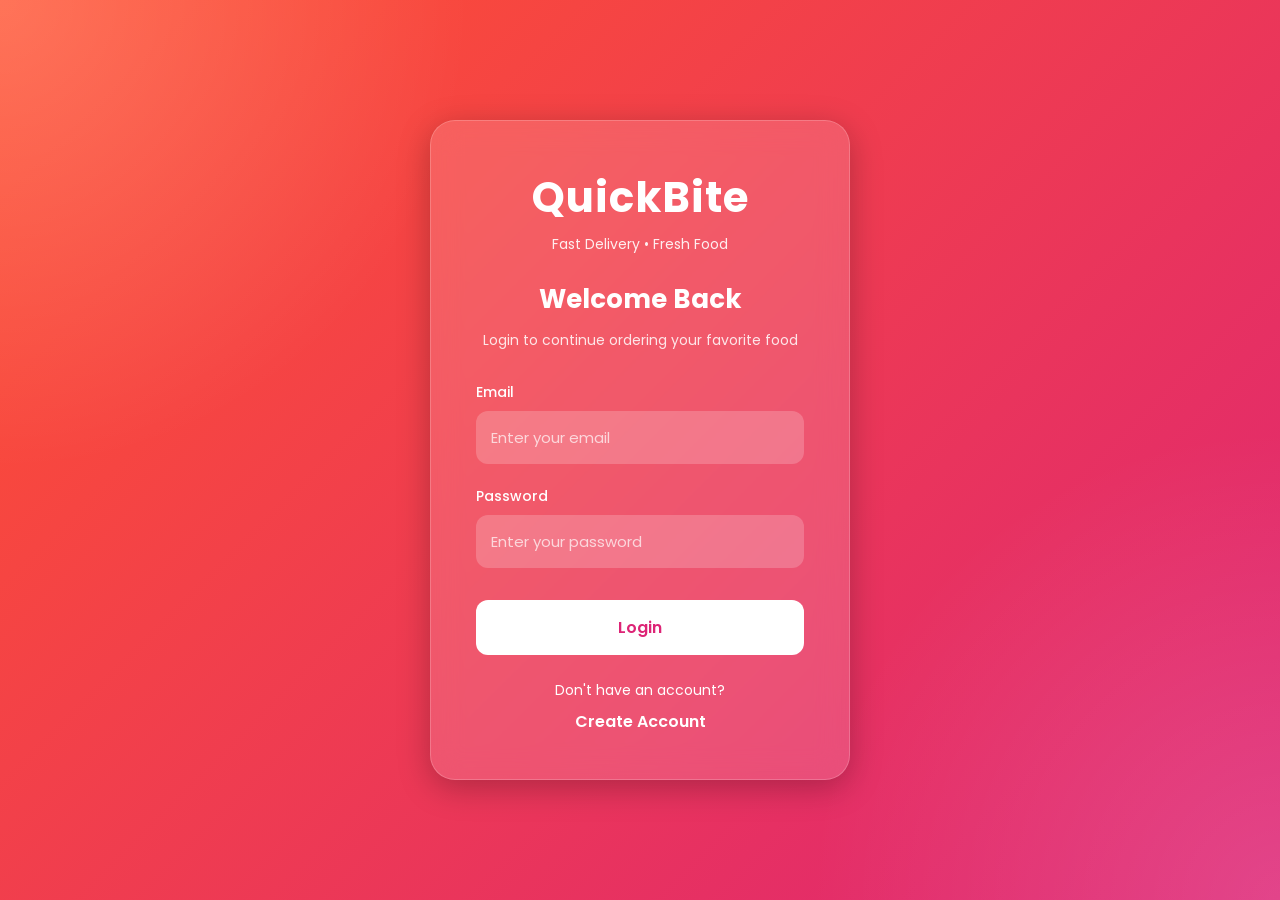
<file: frontend/html/addfooditem.html>
<!DOCTYPE html>
<html lang="en">

<head>

    <meta charset="UTF-8">

    <meta name="viewport"
          content="width=device-width, initial-scale=1.0">

    <title>Quick Bite | Add Food Item</title>

    <link rel="stylesheet"
          href="../css/addfooditem.css">

</head>

<body>

<nav class="navbar">

    <div class="logo">

        Quick Bite Admin

    </div>

    <ul class="nav-links">

        <li>
            <a href="admin-dashboard.html">
                Dashboard
            </a>
        </li>

        <li>
            <a href="addrestaurant.html">
                Add Restaurant
            </a>
        </li>

        <li>
            <a class="active"
               href="addfooditem.html">
                Add Food Item
            </a>
        </li>

        <li>
            <a href="orders-admin.html">
                Manage Orders
            </a>
        </li>

        <li>
            <a href="#"
               id="logoutBtn">
                Logout
            </a>
        </li>

    </ul>

</nav>

<section class="page-header">

    <h1>
        Add Food Item
    </h1>

    <p>
        Create delicious menu items for customers
    </p>

</section>

<div class="container">

    <div class="form-box">

        <div class="form-icon">
            🍔
        </div>

        <h2>
            Food Information
        </h2>

        <form id="foodItemForm">

            <div class="input-group">

                <label>
                    Food Name
                </label>

                <input type="text"
                       id="name"
                       placeholder="Enter food name"
                       required>

            </div>

            <div class="input-group">

                <label>
                    Price
                </label>

                <input type="number"
                       id="price"
                       placeholder="Enter price"
                       required>

            </div>

            <div class="input-group">

                <label>
                    Description
                </label>

                <input type="text"
                       id="description"
                       placeholder="Enter food description"
                       required>

            </div>

            <div class="input-group">

                <label>
                    Restaurant
                </label>

                <select id="restaurant"
                        required>

                    <option value="">
                        Select Restaurant
                    </option>

                </select>

            </div>

            <div class="input-group">

                <label>
                    Availability
                </label>

                <select id="available"
                        required>

                    <option value="">
                        Select Availability
                    </option>

                    <option value="true">
                        Available
                    </option>

                    <option value="false">
                        Not Available
                    </option>

                </select>

            </div>

            <button type="submit">

                Add Food Item

            </button>

        </form>

        <div id="message"></div>

    </div>

</div>

<script src="../js/addfooditem.js"></script>

</body>

</html>
</file>
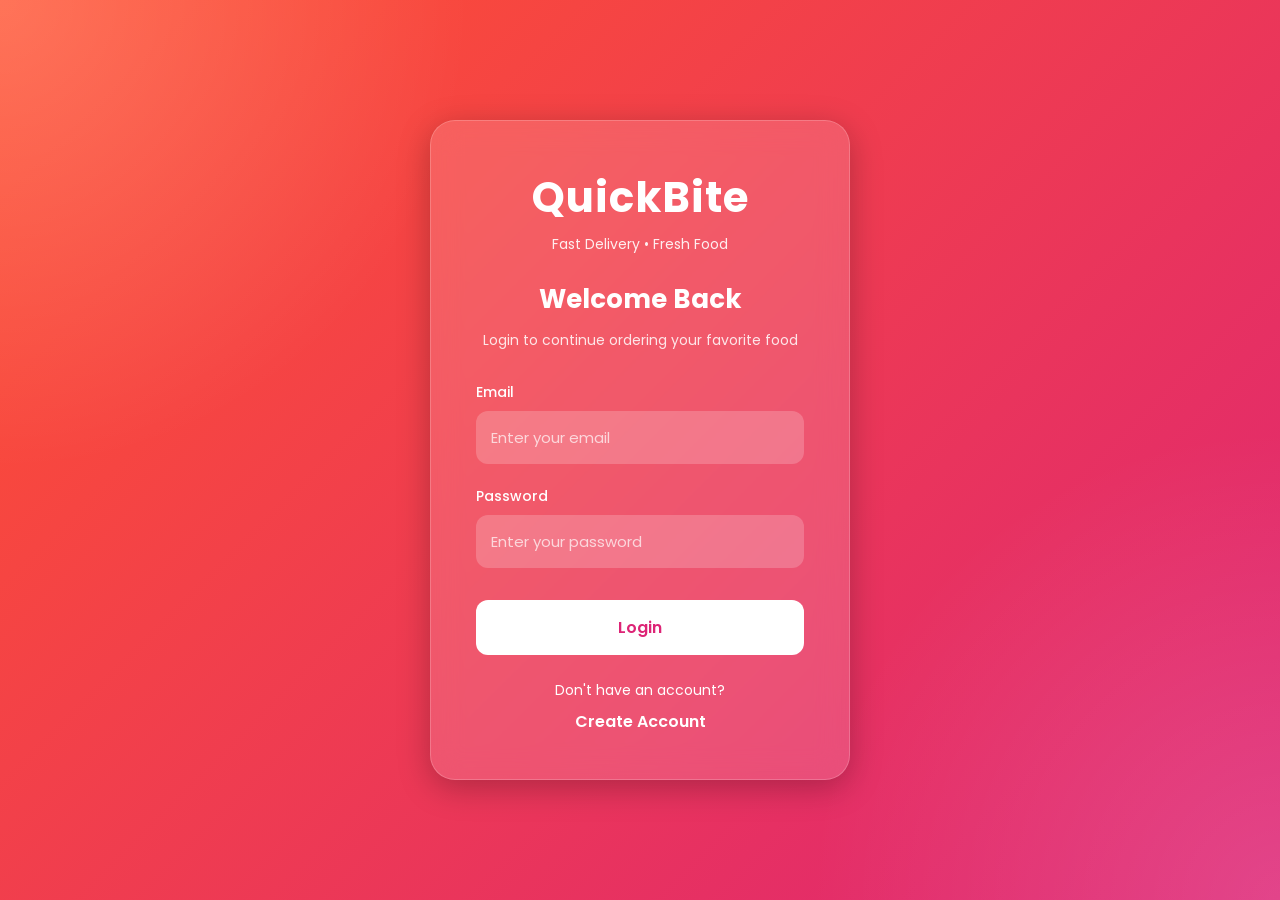
<file: frontend/html/addrestaurant.html>
<!DOCTYPE html>
<html lang="en">

<head>

    <meta charset="UTF-8">

    <meta name="viewport"
          content="width=device-width, initial-scale=1.0">

    <title>Quick Bite | Add Restaurant</title>

    <link rel="stylesheet"
          href="../css/addrestaurant.css">

</head>

<body>

<nav class="navbar">

    <div class="logo">

        Quick Bite Admin

    </div>

    <ul class="nav-links">

        <li>
            <a href="admin-dashboard.html">
                Dashboard
            </a>
        </li>

        <li>
            <a class="active"
               href="addrestaurant.html">
                Add Restaurant
            </a>
        </li>

        <li>
            <a href="addfooditem.html">
                Add Food Item
            </a>
        </li>

        <li>
            <a href="orders-admin.html">
                Manage Orders
            </a>
        </li>

        <li>
            <a href="#"
               id="logoutBtn">
                Logout
            </a>
        </li>

    </ul>

</nav>

<section class="page-header">

    <h1>
        Add New Restaurant
    </h1>

    <p>
        Create restaurant listings for customers
    </p>

</section>

<div class="container">

    <div class="form-box">

        <div class="form-icon">
            🍽
        </div>

        <h2>
            Restaurant Details
        </h2>

        <form id="restaurantForm">

            <div class="input-group">

                <label>
                    Restaurant Name
                </label>

                <input type="text"
                       id="name"
                       placeholder="Enter restaurant name"
                       required>

            </div>

            <div class="input-group">

                <label>
                    Address
                </label>

                <input type="text"
                       id="address"
                       placeholder="Enter restaurant address"
                       required>

            </div>

            <div class="input-group">

                <label>
                    Cuisine Type
                </label>

                <input type="text"
                       id="cuisineType"
                       placeholder="Example: Indian, Chinese"
                       required>

            </div>

            <div class="input-group">

                <label>
                    Phone Number
                </label>

                <input type="text"
                       id="phoneNumber"
                       placeholder="Enter contact number"
                       required>

            </div>

            <button type="submit">

                Add Restaurant

            </button>

        </form>

        <div id="message"></div>

    </div>

</div>

<script src="../js/addrestaurant.js"></script>

</body>

</html>
</file>
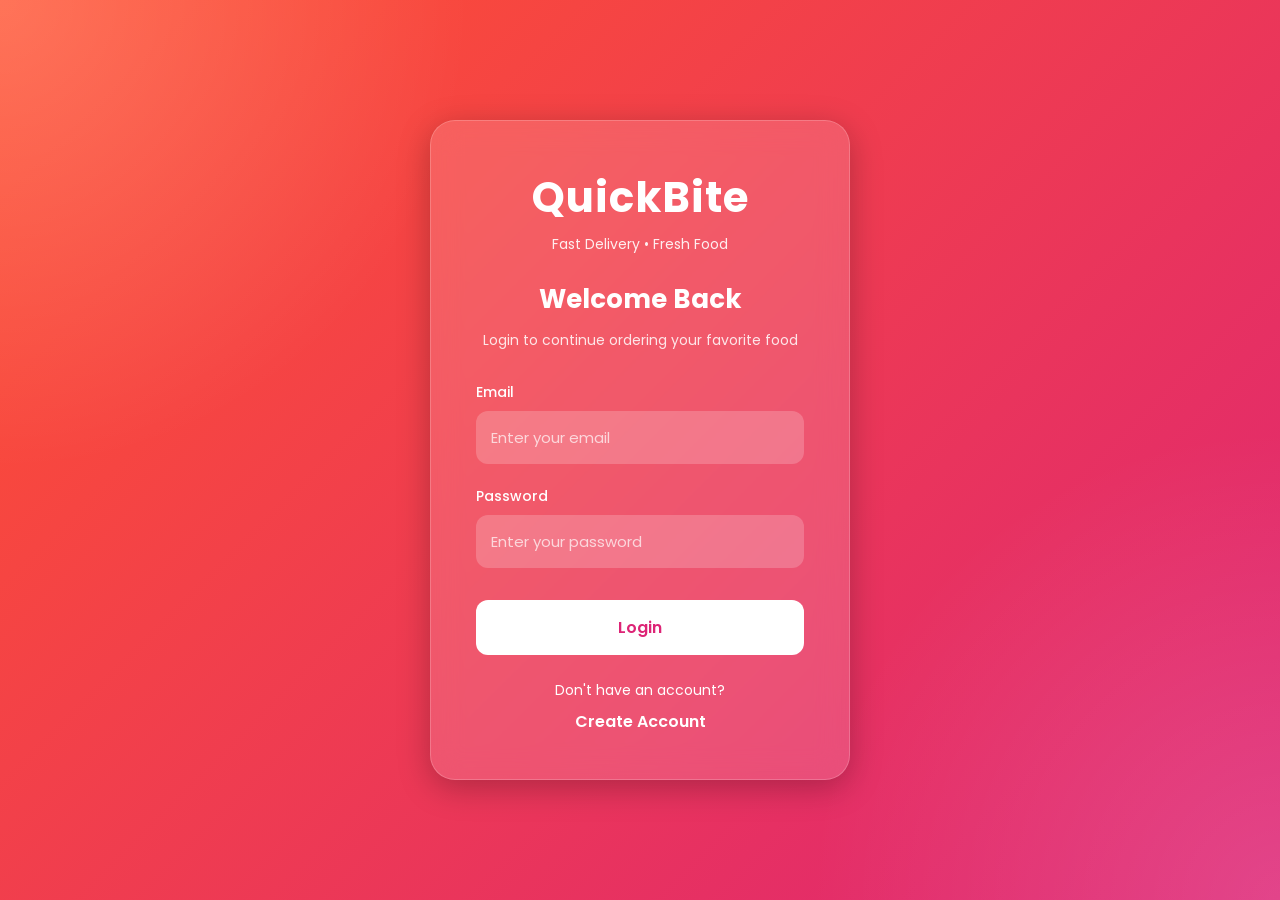
<file: frontend/html/admin-dashboard.html>
<!DOCTYPE html>
<html lang="en">

<head>

    <meta charset="UTF-8">

    <meta name="viewport"
          content="width=device-width, initial-scale=1.0">

    <title>Quick Bite | Admin Dashboard</title>

    <link rel="stylesheet"
          href="../css/admin-dashboard.css">

</head>

<body>

<nav class="navbar">

    <div class="logo">

        Quick Bite Admin

    </div>

    <ul class="nav-links">

        <li>
            <a class="active"
               href="admin-dashboard.html">
                Dashboard
            </a>
        </li>

        <li>
            <a href="addrestaurant.html">
                Add Restaurant
            </a>
        </li>

        <li>
            <a href="addfooditem.html">
                Add Food Item
            </a>
        </li>

        <li>
            <a href="orders-admin.html">
                Manage Orders
            </a>
        </li>

        <li>
            <a href="#"
               id="logoutBtn">
                Logout
            </a>
        </li>

    </ul>

</nav>

<section class="hero">

    <div class="hero-content">

        <span class="admin-badge">

            ADMIN PANEL

        </span>

        <h1>
            Welcome to Quick Bite
        </h1>

        <p>
            Manage restaurants, food items and customer orders
            from one powerful dashboard.
        </p>

    </div>

</section>

<section class="stats-section">

    <div class="stat-card">

        <h2>
            Restaurants
        </h2>

        <p>
            Manage all restaurant listings
        </p>

    </div>

    <div class="stat-card">

        <h2>
            Food Items
        </h2>

        <p>
            Add and manage menu items
        </p>

    </div>

    <div class="stat-card">

        <h2>
            Orders
        </h2>

        <p>
            Track and update order status
        </p>

    </div>

</section>

<section class="admin-actions">

    <div class="action-card">

        <div class="card-icon">
            🍽
        </div>

        <h2>
            Add Restaurant
        </h2>

        <p>
            Create and manage restaurants for customers.
        </p>

        <a href="addrestaurant.html">

            <button>
                Open
            </button>

        </a>

    </div>

    <div class="action-card">

        <div class="card-icon">
            🍔
        </div>

        <h2>
            Add Food Item
        </h2>

        <p>
            Add delicious food items to restaurant menus.
        </p>

        <a href="addfooditem.html">

            <button>
                Open
            </button>

        </a>

    </div>

    <div class="action-card">

        <div class="card-icon">
            📦
        </div>

        <h2>
            Manage Orders
        </h2>

        <p>
            View customer orders and update delivery status.
        </p>

        <a href="orders-admin.html">

            <button>
                Open
            </button>

        </a>

    </div>

</section>

<script src="../js/admin-dashboard.js"></script>

</body>

</html>
</file>
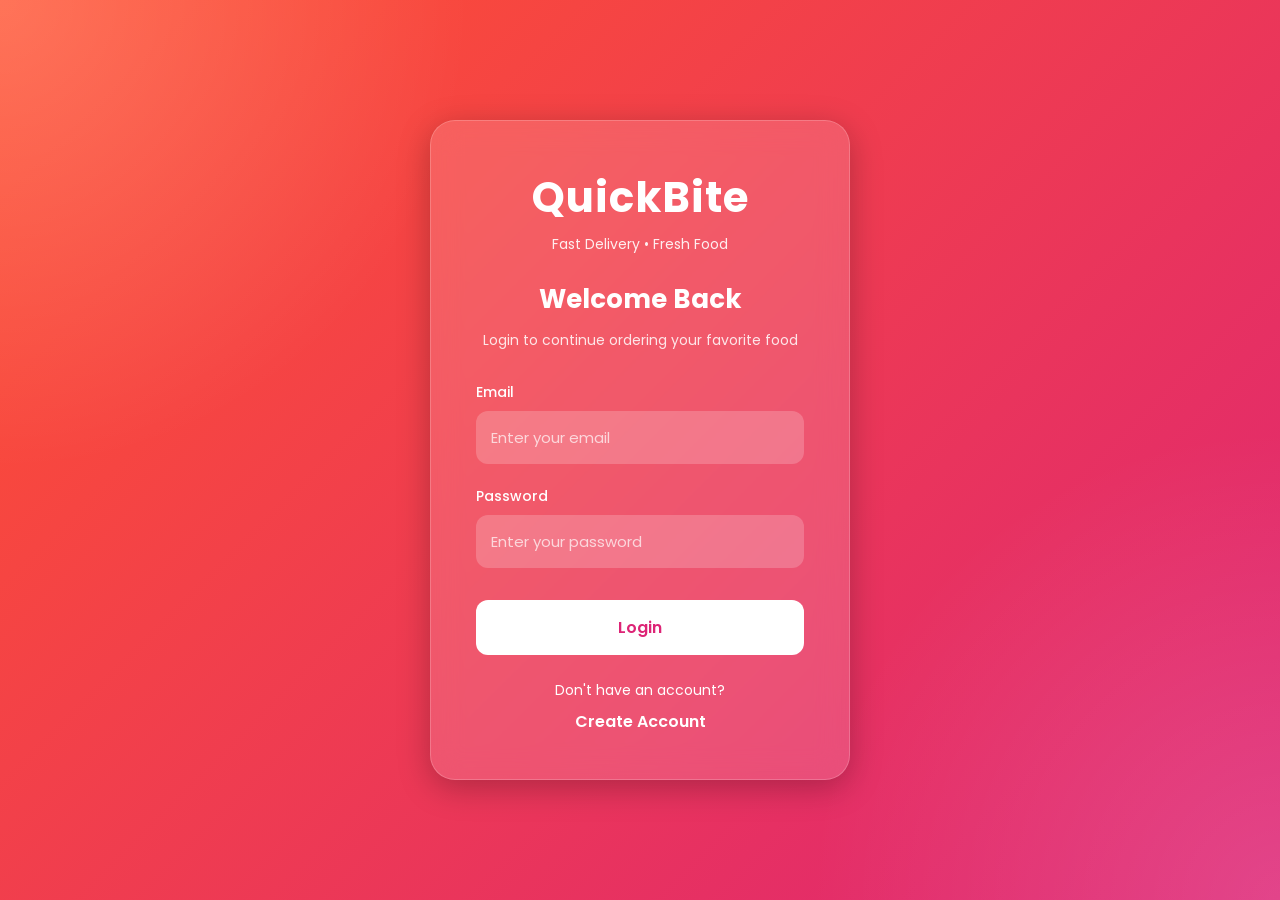
<file: frontend/html/cart.html>
<!DOCTYPE html>
<html lang="en">

<head>

    <meta charset="UTF-8">

    <meta name="viewport"
          content="width=device-width, initial-scale=1.0">

    <title>QuickBite Cart</title>

    <link rel="stylesheet"
          href="../css/cart.css">

</head>

<body>

<nav class="navbar">

    <div class="logo">

        QuickBite

    </div>

    <ul class="nav-links">

        <li>
            <a href="dashboard.html">
                Home
            </a>
        </li>

        <li>
            <a href="restaurants.html">
                Restaurants
            </a>
        </li>

        <li>
            <a href="fooditems.html">
                Food Items
            </a>
        </li>

        <li>
            <a href="orders.html">
                Orders
            </a>
        </li>

        <li>
            <a href="cart.html"
               class="active">
                Cart
            </a>
        </li>

    </ul>

</nav>

<section class="cart-section">

    <div class="cart-header">

        <h1>
            Your Cart
        </h1>

        <p>
            Review your selected meals before checkout
        </p>

    </div>

    <div class="cart-container"
         id="cartContainer">

    </div>

    <div class="cart-summary">

        <div class="summary-top">

            <h2 id="cartTotal">

                Total: ₹0

            </h2>

            <span class="payment-badge">

                Cash On Delivery
            </span>

        </div>

        <button onclick="placeOrder()">

            Place Order

        </button>

    </div>

</section>

<footer class="footer">

    <h3>
        Quick Bite
    </h3>

    <p>
        Fast Delivery • Fresh Food • Easy Ordering
    </p>

</footer>

<script src="../js/cart.js"></script>

</body>

</html>
</file>
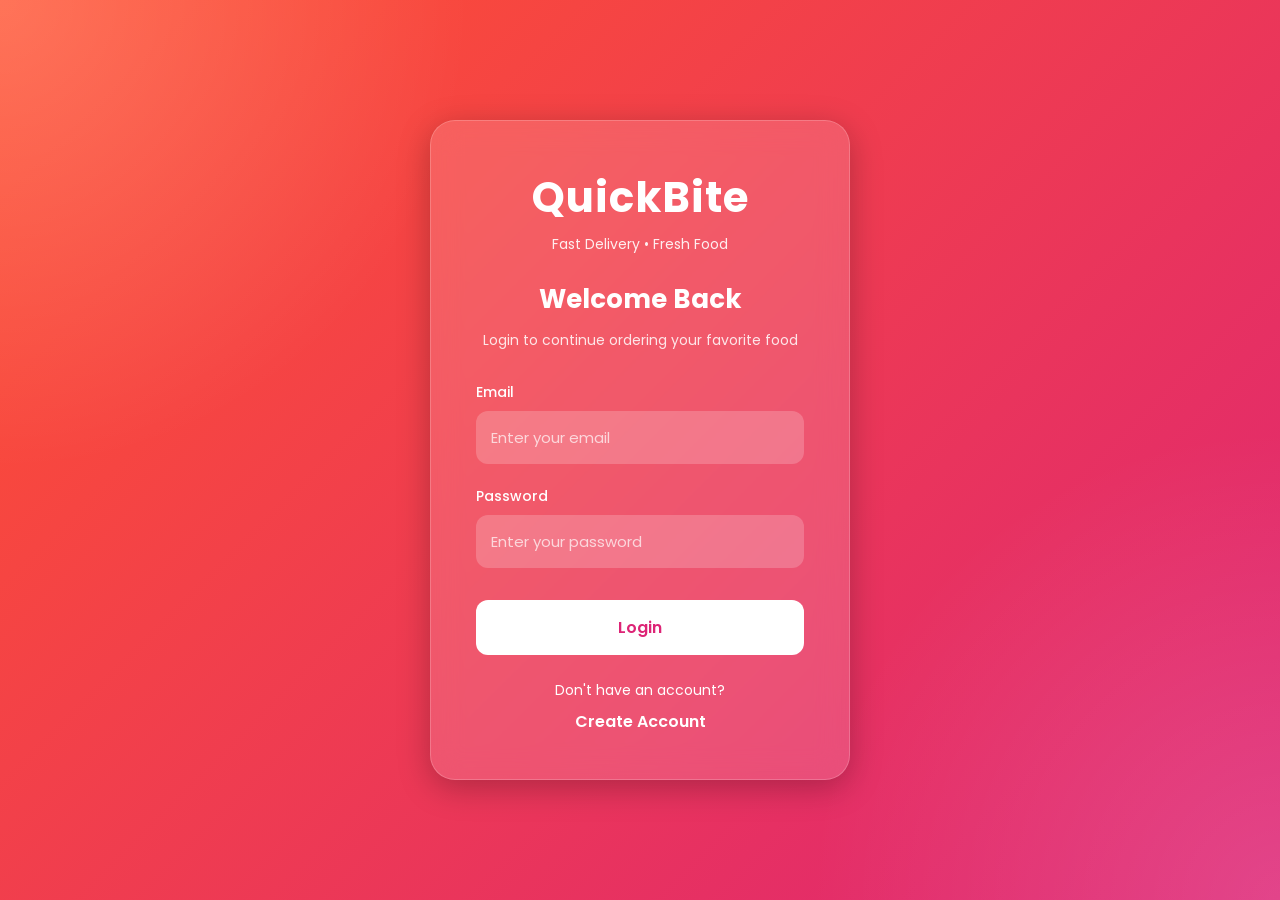
<file: frontend/html/dashboard.html>
<!DOCTYPE html>
<html lang="en">

<head>

    <meta charset="UTF-8">

    <meta name="viewport"
          content="width=device-width, initial-scale=1.0">

    <title>Quick Bite | Home</title>

    <link rel="stylesheet"
          href="../css/dashboard.css">

</head>

<body>

<nav class="navbar">

    <div class="logo">

        Quick Bite

    </div>

    <ul class="nav-links">

        <li>
            <a class="active"
               href="dashboard.html">
                Home
            </a>
        </li>

        <li>
            <a href="restaurants.html">
                Restaurants
            </a>
        </li>

        <li>
            <a href="fooditems.html">
                Food Items
            </a>
        </li>

        <li>
            <a href="orders.html">
                Orders
            </a>
        </li>

        <li>
            <a href="cart.html">
                Cart
            </a>
        </li>

        <li>
            <a href="#"
               id="logoutBtn">
                Logout
            </a>
        </li>

    </ul>

</nav>

<section class="hero">

    <div class="hero-content">

        <span class="tagline">

            Fast Delivery • Fresh Food

        </span>

        <h1>

            Delicious Meals Delivered To Your Doorstep

        </h1>

        <p>

            Discover top restaurants and order your
            favorite food in minutes with Quick Bite.

        </p>

        <div class="hero-buttons">

            <a href="restaurants.html">

                <button class="primary-btn">

                    Explore Restaurants

                </button>

            </a>

            <a href="fooditems.html">

                <button class="secondary-btn">

                    View Foods

                </button>

            </a>

        </div>

    </div>

</section>

<section class="features">

    <div class="feature-card">

        <div class="feature-icon">
            🚀
        </div>

        <h3>
            Fast Delivery
        </h3>

        <p>
            Get your food delivered quickly and safely.
        </p>

    </div>

    <div class="feature-card">

        <div class="feature-icon">
            🍔
        </div>

        <h3>
            Quality Food
        </h3>

        <p>
            Fresh and tasty meals from trusted restaurants.
        </p>

    </div>

    <div class="feature-card">

        <div class="feature-icon">
            💳
        </div>

        <h3>
            Cash On Delivery
        </h3>

        <p>
            Easy and secure payment at your doorstep.
        </p>

    </div>

</section>


<footer class="footer">

    <h3>
        Quick Bite
    </h3>

    <p>
        Fast Delivery • Fresh Food • Easy Ordering
    </p>

</footer>


<script src="../js/dashboard.js"></script>

</body>

</html>
</file>
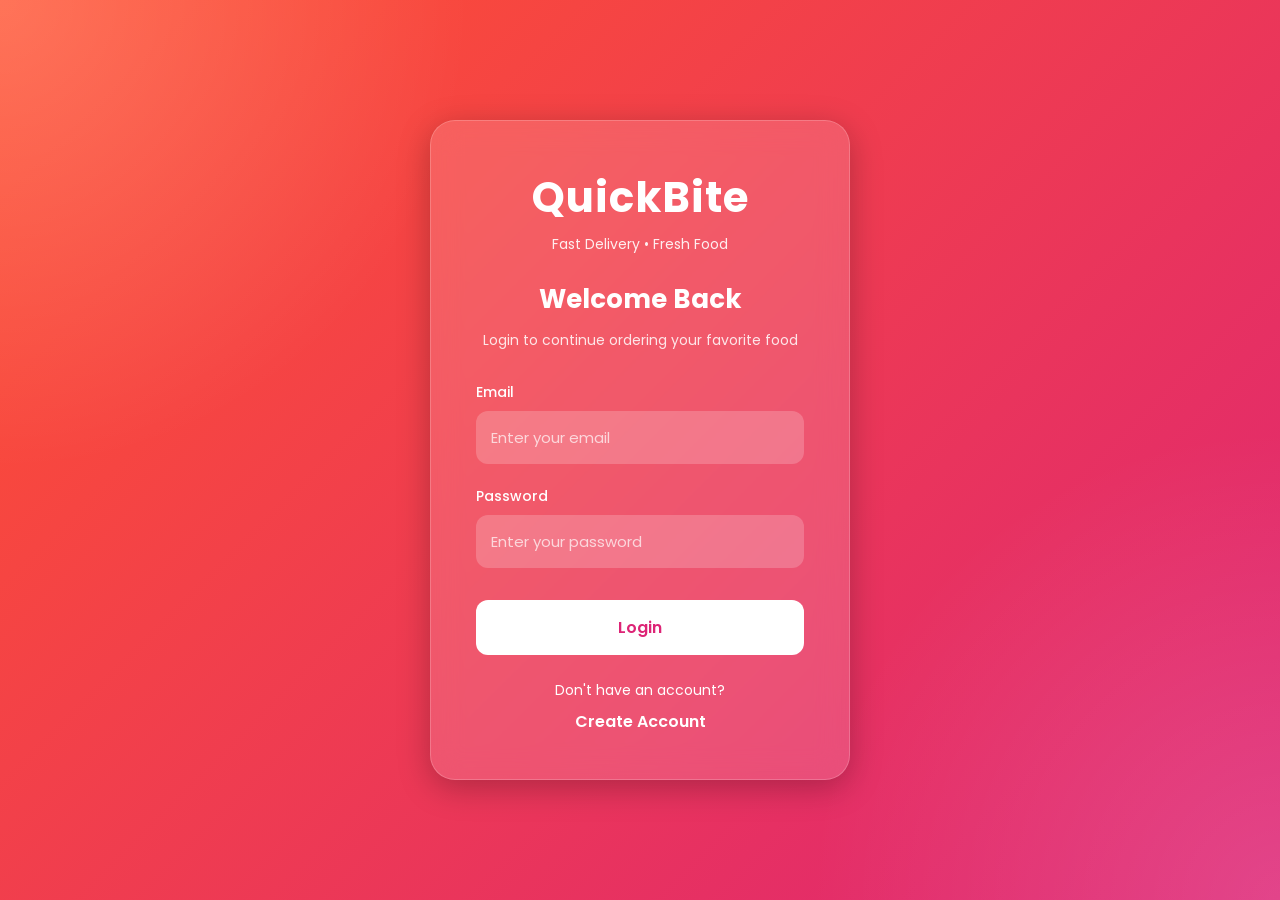
<file: frontend/html/fooditems.html>
<!DOCTYPE html>
<html lang="en">

<head>

    <meta charset="UTF-8">

    <meta name="viewport"
          content="width=device-width, initial-scale=1.0">

    <title>Quick Bite | Food Items</title>

    <link rel="stylesheet"
          href="../css/fooditems.css">

</head>

<body>

<nav class="navbar">

    <div class="logo">

        Quick Bite

    </div>

    <ul class="nav-links">

        <li>
            <a href="dashboard.html">
                Home
            </a>
        </li>

        <li>
            <a href="restaurants.html">
                Restaurants
            </a>
        </li>

        <li>
            <a href="fooditems.html"
               class="active">
                Food Items
            </a>
        </li>

        <li>
            <a href="orders.html">
                Orders
            </a>
        </li>

        <li>
            <a href="cart.html">
                Cart
            </a>
        </li>

    </ul>

</nav>

<section class="hero-section">

    <div class="hero-content">

        <h1>
            Delicious Food Delivered Fast
        </h1>

        <p>
            Explore trending meals and order instantly
            with Quick Bite.
        </p>

        <div class="search-box">

            <input type="text"
                   id="searchInput"
                   placeholder="Search food items..."
                   onkeyup="searchFoodItems()">

        </div>

    </div>

</section>

<section class="food-section">

    <div class="section-title">

        <h2>
            Popular Food Items
        </h2>

        <p>
            Freshly prepared meals from top restaurants
        </p>

    </div>

    <div class="food-container"
         id="foodContainer">

    </div>

</section>

<footer class="footer">

    <h3>
        Quick Bite
    </h3>

    <p>
        Fast Delivery • Fresh Food • Easy Ordering
    </p>

</footer>

<script src="../js/fooditems.js"></script>

</body>

</html>
</file>
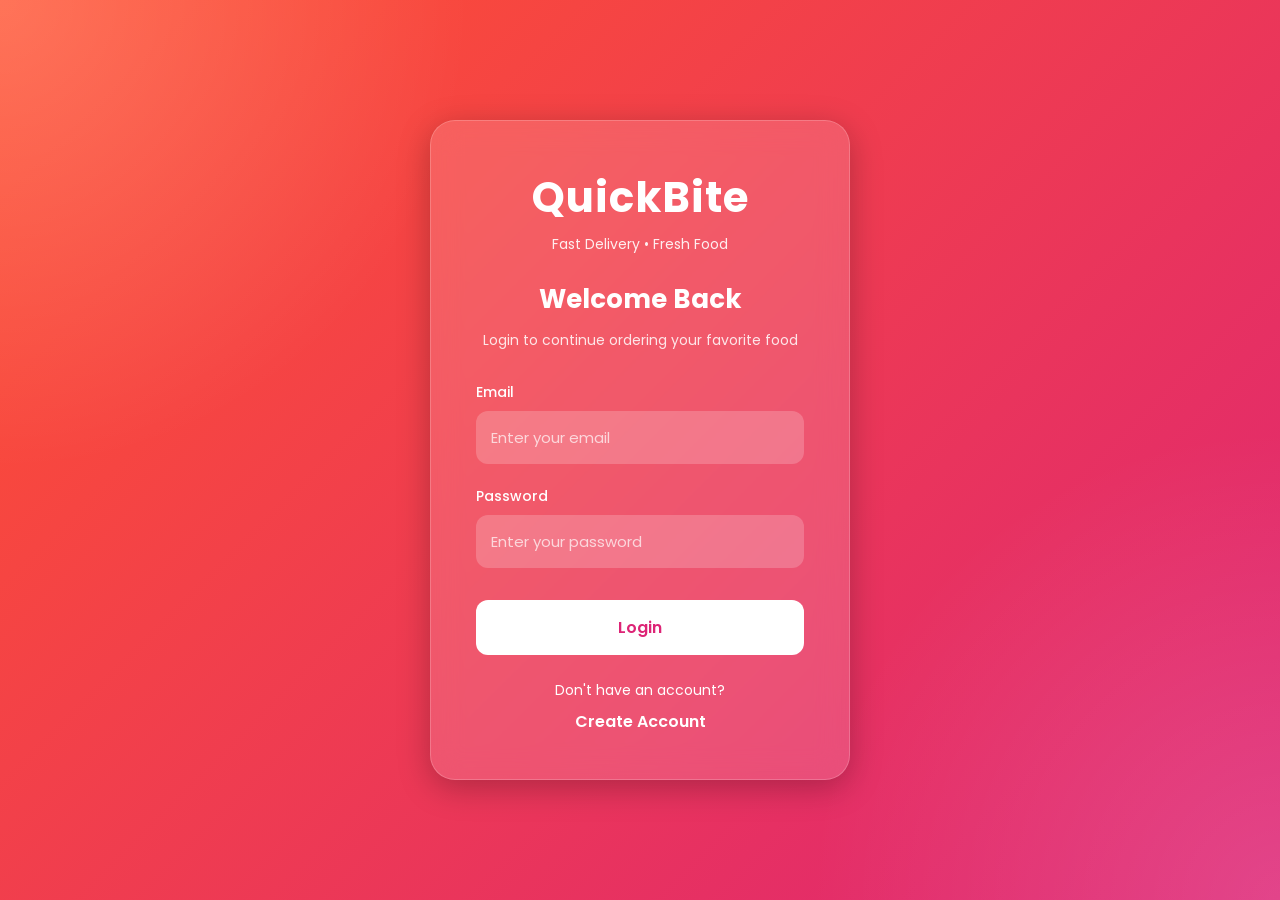
<file: frontend/html/login.html>
<!DOCTYPE html>
<html lang="en">

<head>

    <meta charset="UTF-8">

    <meta name="viewport"
          content="width=device-width, initial-scale=1.0">

    <title>QuickBite - Login</title>

    <link rel="stylesheet"
          href="../css/login.css">

    <link rel="preconnect"
          href="https://fonts.googleapis.com">

    <link rel="preconnect"
          href="https://fonts.gstatic.com"
          crossorigin>

    <link href="https://fonts.googleapis.com/css2?family=Poppins:wght@300;400;500;600;700&display=swap"
          rel="stylesheet">

</head>

<body>

<div class="background-overlay"></div>

<div class="container">

    <div class="login-box">

        <div class="brand">

            <h1>QuickBite</h1>

            <p>
                Fast Delivery • Fresh Food
            </p>

        </div>

        <div class="welcome-text">

            <h2>
                Welcome Back
            </h2>

            <span>
                Login to continue ordering your favorite food
            </span>

        </div>

        <form id="loginForm">

            <div class="input-group">

                <label>Email</label>

                <input type="email"
                       id="email"
                       placeholder="Enter your email"
                       required>

            </div>

            <div class="input-group">

                <label>Password</label>

                <input type="password"
                       id="password"
                       placeholder="Enter your password"
                       required>

            </div>

            <button type="submit">
                Login
            </button>

        </form>

        <div id="message"></div>

        <div class="register-link">

            <p>
                Don't have an account?
            </p>

            <a href="register.html">
                Create Account
            </a>

        </div>

    </div>

</div>

<script src="../js/login.js"></script>

</body>

</html>
</file>
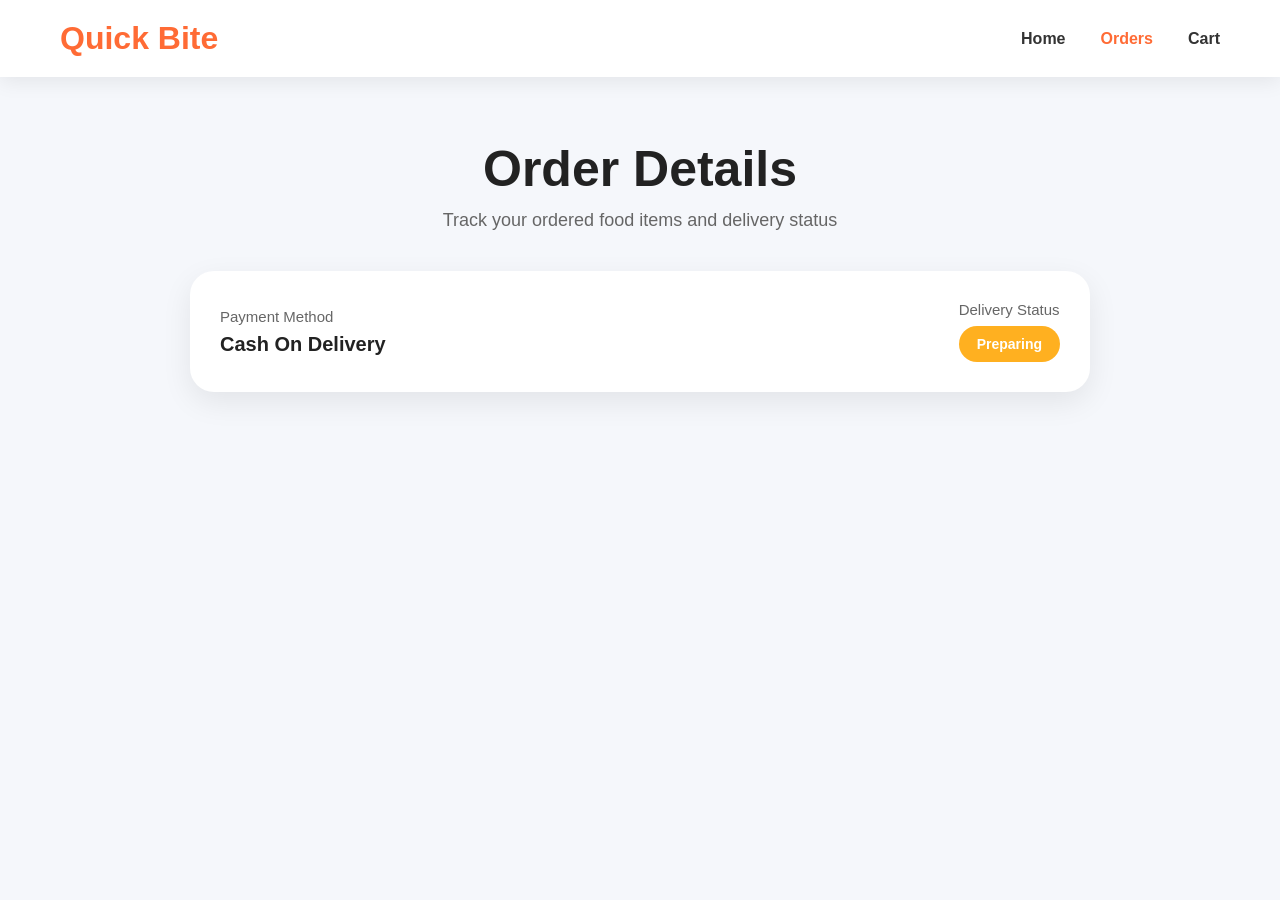
<file: frontend/html/orderdetails.html>
<!DOCTYPE html>
<html lang="en">

<head>

    <meta charset="UTF-8">

    <meta name="viewport"
          content="width=device-width, initial-scale=1.0">

    <title>Quick Bite | Order Details</title>

    <link rel="stylesheet"
          href="../css/orderdetails.css">

</head>

<body>

<nav class="navbar">

    <div class="logo">

        Quick Bite

    </div>

    <ul class="nav-links">

        <li>
            <a href="dashboard.html">
                Home
            </a>
        </li>

        <li>
            <a href="orders.html"
               class="active">
                Orders
            </a>
        </li>

        <li>
            <a href="cart.html">
                Cart
            </a>
        </li>

    </ul>

</nav>

<section class="orders-section">

    <div class="page-header">

        <h1>
            Order Details
        </h1>

        <p>
            Track your ordered food items and delivery status
        </p>

    </div>

    <div class="order-summary">

        <div class="summary-card">

            <div class="summary-item">

                <span>
                    Payment Method
                </span>

                <strong>
                    Cash On Delivery
                </strong>

            </div>

            <div class="summary-item">

                <span>
                    Delivery Status
                </span>

                <div class="status pending">

                    Preparing

                </div>

            </div>

        </div>

    </div>

    <div id="orderItemsContainer">

    </div>

</section>

<script src="../js/orderdetails.js"></script>

</body>

</html>
</file>
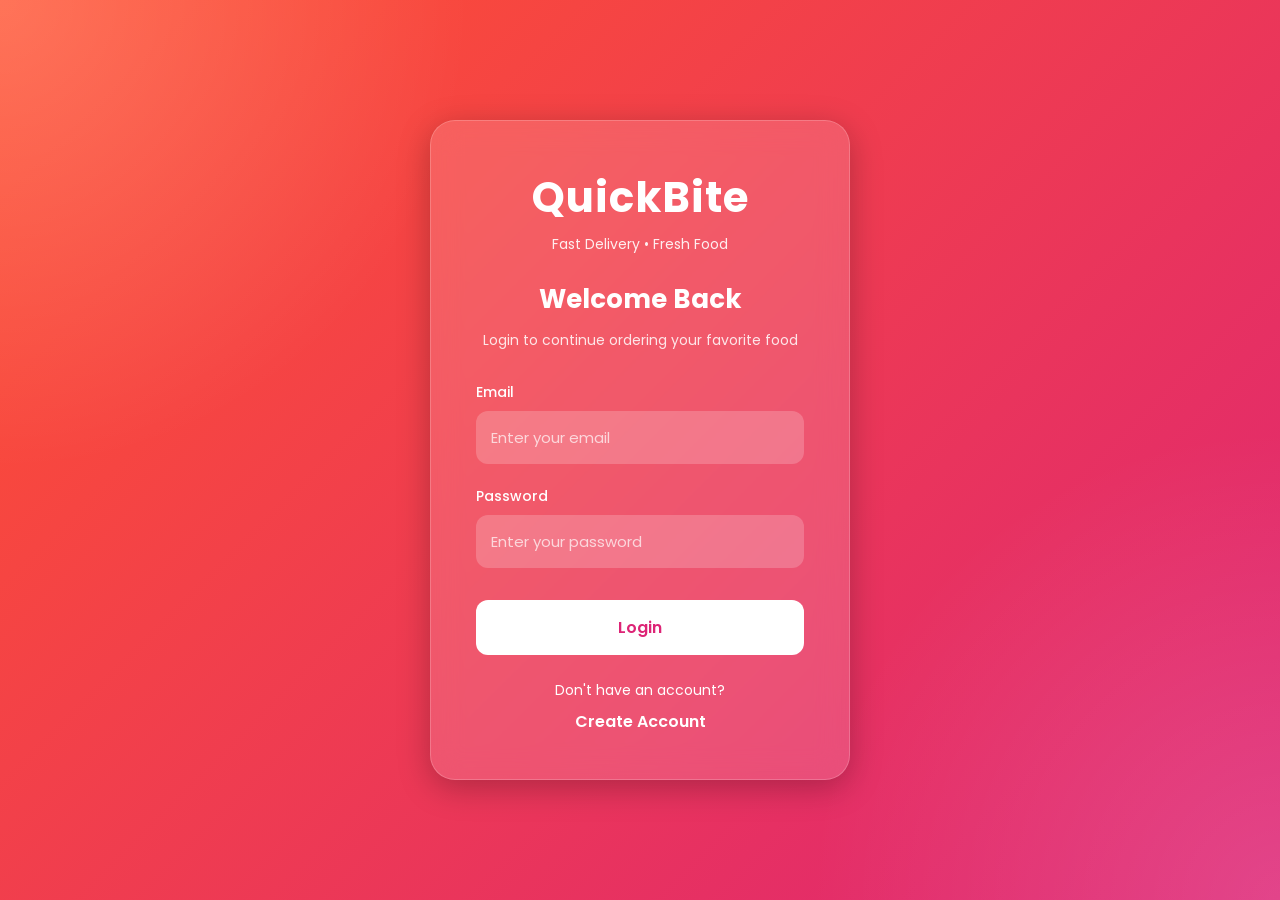
<file: frontend/html/orders-admin.html>
<!DOCTYPE html>
<html lang="en">

<head>

    <meta charset="UTF-8">

    <meta name="viewport"
          content="width=device-width, initial-scale=1.0">

    <title>Quick Bite | Manage Orders</title>

    <link rel="stylesheet"
          href="../css/orders-admin.css">

</head>

<body>

<nav class="navbar">

    <div class="logo">

        Quick Bite Admin

    </div>

    <ul class="nav-links">

        <li>
            <a href="admin-dashboard.html">
                Dashboard
            </a>
        </li>

        <li>
            <a href="addrestaurant.html">
                Add Restaurant
            </a>
        </li>

        <li>
            <a href="addfooditem.html">
                Add Food Item
            </a>
        </li>

        <li>
            <a class="active"
               href="orders-admin.html">
                Manage Orders
            </a>
        </li>

        <li>
            <a href="#"
               id="logoutBtn">
                Logout
            </a>
        </li>

    </ul>

</nav>

<section class="orders-section">

    <div class="orders-header">

        <h1>
            Manage Orders
        </h1>

        <p>
            Track and update customer order status
        </p>

    </div>

    <div class="orders-container"
         id="ordersContainer">

    </div>

</section>

<script src="../js/orders-admin.js"></script>

</body>

</html>
</file>
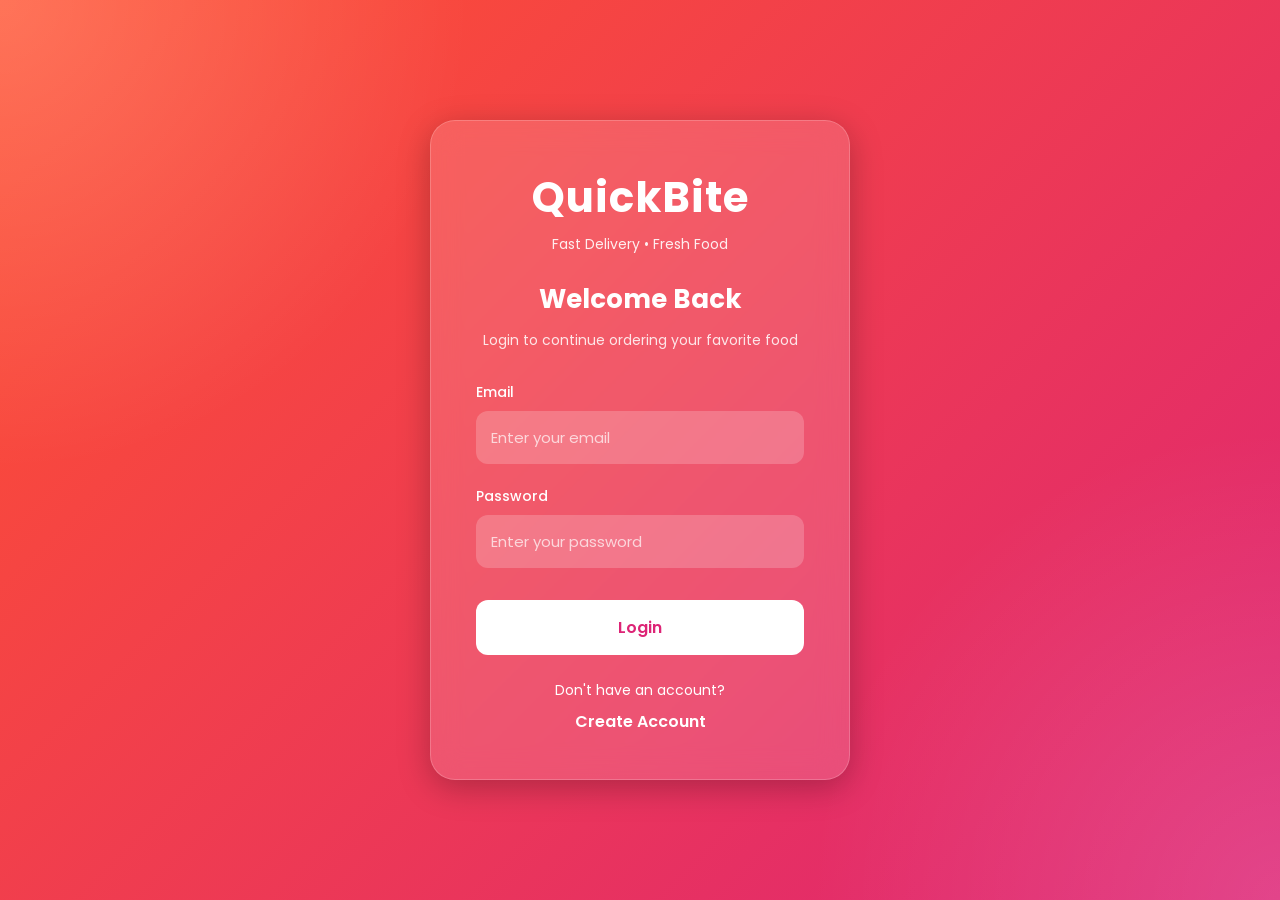
<file: frontend/html/orders.html>
<!DOCTYPE html>
<html lang="en">

<head>

    <meta charset="UTF-8">

    <meta name="viewport"
          content="width=device-width, initial-scale=1.0">

    <title>Quick Bite | Orders</title>

    <link rel="stylesheet"
          href="../css/orders.css">

</head>

<body>

<nav class="navbar">

    <div class="logo">

        Quick Bite

    </div>

    <ul class="nav-links">

        <li>
            <a href="dashboard.html">
                Home
            </a>
        </li>

        <li>
            <a href="restaurants.html">
                Restaurants
            </a>
        </li>

        <li>
            <a href="fooditems.html">
                Food Items
            </a>
        </li>

        <li>
            <a class="active"
               href="orders.html">
                Orders
            </a>
        </li>

        <li>
            <a href="cart.html">
                Cart
            </a>
        </li>

    </ul>

</nav>

<section class="orders-section">

    <div class="orders-header">

        <h1>Your Orders</h1>

        <p>
            Track your latest delicious orders
        </p>

    </div>

    <div class="orders-container"
         id="ordersContainer">

    </div>

</section>


<footer class="footer">

    <h3>
        Quick Bite
    </h3>

    <p>
        Fast Delivery • Fresh Food • Easy Ordering
    </p>

</footer>

<script src="../js/orders.js"></script>
</body>

</html>
</file>
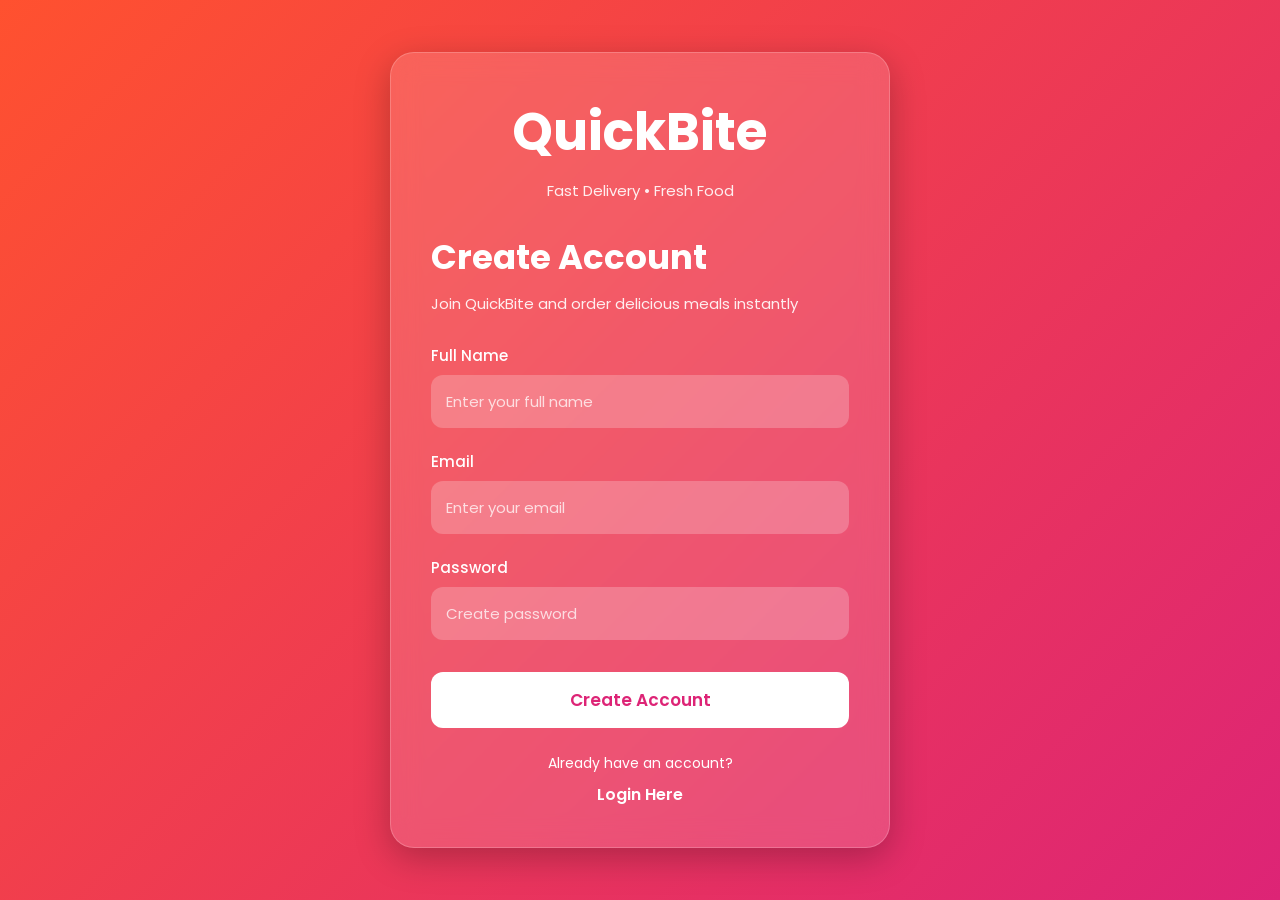
<file: frontend/html/register.html>
<!DOCTYPE html>
<html lang="en">

<head>

    <meta charset="UTF-8">

    <meta name="viewport"
          content="width=device-width, initial-scale=1.0">

    <title>QuickBite - Register</title>

    <link rel="stylesheet"
          href="../css/register.css">

    <link rel="preconnect"
          href="https://fonts.googleapis.com">

    <link rel="preconnect"
          href="https://fonts.gstatic.com"
          crossorigin>

    <link href="https://fonts.googleapis.com/css2?family=Poppins:wght@300;400;500;600;700&display=swap"
          rel="stylesheet">

</head>

<body>

<div class="background-overlay"></div>

<div class="container">

    <div class="register-box">

        <div class="brand">

            <h1>QuickBite</h1>

            <p>
                Fast Delivery • Fresh Food
            </p>

        </div>

        <div class="welcome-text">

            <h2>Create Account</h2>

            <span>
                Join QuickBite and order delicious meals instantly
            </span>

        </div>

        <form id="registerForm">

            <div class="input-group">

                <label>
                    Full Name
                </label>

                <input type="text"
                       id="name"
                       placeholder="Enter your full name"
                       required>

            </div>

            <div class="input-group">

                <label>
                    Email
                </label>

                <input type="email"
                       id="email"
                       placeholder="Enter your email"
                       required>

            </div>

            <div class="input-group">

                <label>
                    Password
                </label>

                <input type="password"
                       id="password"
                       placeholder="Create password"
                       required>

            </div>

            <button type="submit">

                Create Account

            </button>

        </form>

        <div id="message"></div>

        <div class="login-link">

            <p>
                Already have an account?
            </p>

            <a href="login.html">

                Login Here

            </a>

        </div>

    </div>

</div>

<script src="../js/register.js"></script>

</body>

</html>
</file>
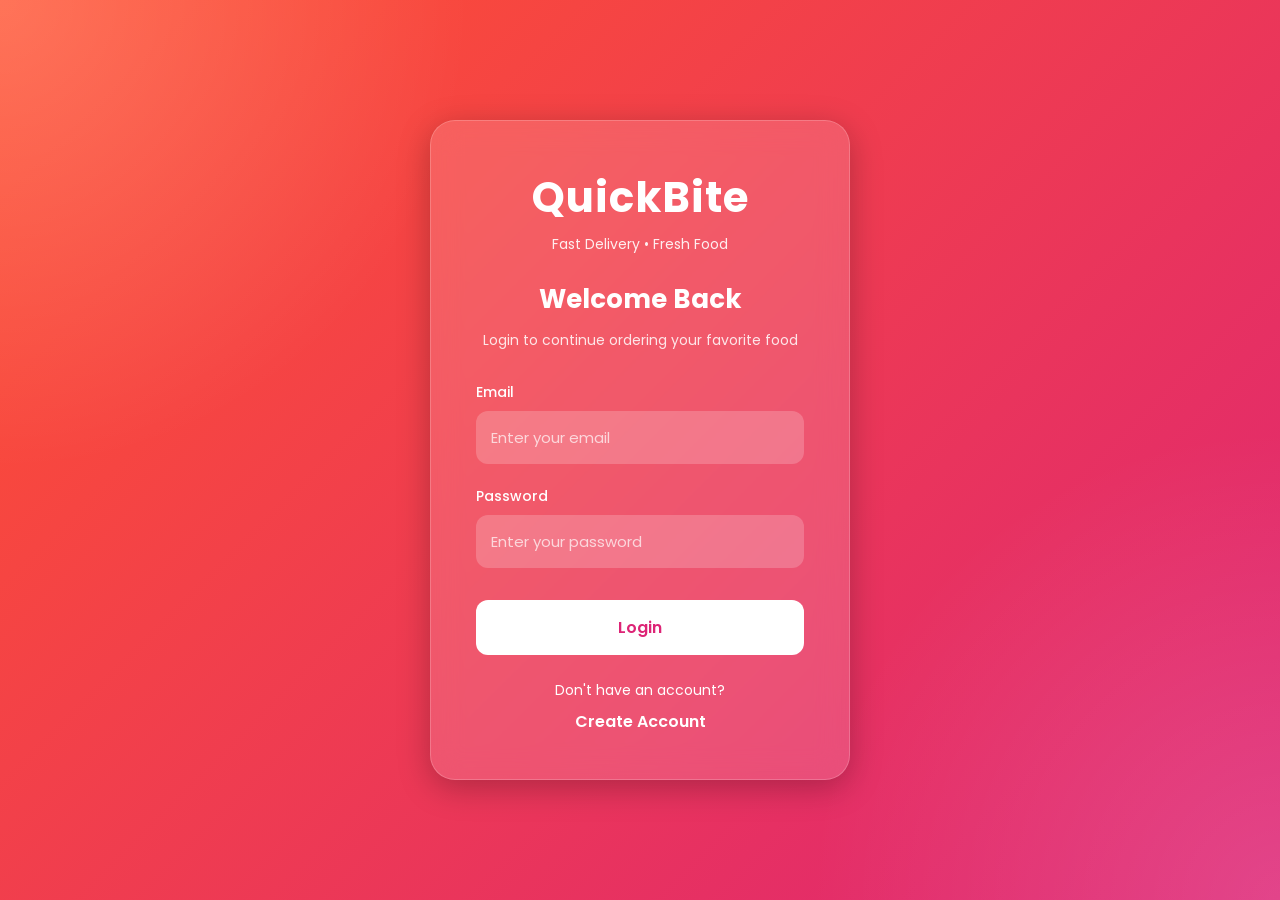
<file: frontend/html/restaurants.html>
<!DOCTYPE html>
<html lang="en">

<head>

    <meta charset="UTF-8">

    <meta name="viewport"
          content="width=device-width, initial-scale=1.0">

    <title>Quick Bite | Restaurants</title>

    <link rel="stylesheet"
          href="../css/restaurants.css">

</head>

<body>

<nav class="navbar">

    <div class="logo">

        Quick Bite

    </div>

    <ul class="nav-links">

        <li>
            <a href="dashboard.html">
                Home
            </a>
        </li>

        <li>
            <a href="restaurants.html"
               class="active">
                Restaurants
            </a>
        </li>

        <li>
            <a href="fooditems.html">
                Food Items
            </a>
        </li>

        <li>
            <a href="orders.html">
                Orders
            </a>
        </li>

        <li>
            <a href="cart.html">
                Cart
            </a>
        </li>

    </ul>

</nav>

<section class="hero-section">

    <div class="hero-content">

        <h1>
            Discover Best Restaurants
        </h1>

        <p>
            Order delicious food from your favorite places
            with Quick Bite.
        </p>

        <div class="search-box">

            <input type="text"
                   id="searchInput"
                   placeholder="Search restaurants by name or cuisine..."
                   onkeyup="searchRestaurants()">

        </div>

    </div>

</section>

<section class="restaurant-section">

    <div class="section-title">

        <h2>
            Popular Restaurants
        </h2>

        <p>
            Explore top restaurants available near you
        </p>

    </div>

    <div class="restaurant-container"
         id="restaurantContainer">

    </div>

</section>

<footer class="footer">

    <h3>
        Quick Bite
    </h3>

    <p>
        Fast Delivery • Fresh Food • Easy Ordering
    </p>

</footer>

<script src="../js/restaurants.js"></script>

</body>

</html>
</file>
<file: frontend/css/addfooditem.css>
* {

    margin: 0;

    padding: 0;

    box-sizing: border-box;

    font-family: Arial, sans-serif;
}

body {

    min-height: 100vh;

    background: #f5f7fb;
}

/* NAVBAR */

.navbar {

    width: 100%;

    display: flex;

    justify-content: space-between;

    align-items: center;

    padding: 20px 60px;

    background: white;

    position: fixed;

    top: 0;

    z-index: 1000;

    box-shadow: 0 4px 20px rgba(0,0,0,0.08);
}

.logo {

    font-size: 30px;

    font-weight: bold;

    color: #ff6b35;
}

.nav-links {

    display: flex;

    list-style: none;

    gap: 30px;
}

.nav-links a {

    text-decoration: none;

    color: #333;

    font-weight: 600;

    transition: 0.3s;
}

.nav-links a:hover,
.nav-links .active {

    color: #ff6b35;
}

/* HEADER */

.page-header {

    padding-top: 140px;

    text-align: center;

    margin-bottom: 40px;
}

.page-header h1 {

    font-size: 48px;

    color: #222;

    margin-bottom: 12px;
}

.page-header p {

    color: #666;

    font-size: 18px;
}

/* FORM */

.container {

    display: flex;

    justify-content: center;

    align-items: center;

    padding-bottom: 80px;
}

.form-box {

    width: 520px;

    background: white;

    padding: 45px;

    border-radius: 28px;

    box-shadow: 0 10px 30px rgba(0,0,0,0.08);
}

.form-icon {

    font-size: 60px;

    text-align: center;

    margin-bottom: 20px;
}

.form-box h2 {

    text-align: center;

    margin-bottom: 35px;

    color: #222;

    font-size: 32px;
}

/* INPUT GROUP */

.input-group {

    margin-bottom: 22px;
}

.input-group label {

    display: block;

    margin-bottom: 10px;

    color: #444;

    font-weight: 600;
}

.input-group input,
.input-group select {

    width: 100%;

    padding: 16px;

    border: 1px solid #ddd;

    border-radius: 14px;

    outline: none;

    font-size: 15px;

    transition: 0.3s;

    background: white;
}

.input-group input:focus,
.input-group select:focus {

    border-color: #ff6b35;

    box-shadow: 0 0 10px rgba(255,107,53,0.2);
}

/* BUTTON */

.form-box button {

    width: 100%;

    padding: 16px;

    border: none;

    border-radius: 14px;

    background: #ff6b35;

    color: white;

    font-size: 17px;

    font-weight: bold;

    cursor: pointer;

    transition: 0.3s;

    margin-top: 10px;
}

.form-box button:hover {

    background: #e85d24;
}

/* MESSAGE */

#message {

    margin-top: 20px;

    text-align: center;

    font-weight: bold;
}

/* RESPONSIVE */

@media(max-width: 768px) {

    .navbar {

        padding: 20px;
    }

    .nav-links {

        gap: 18px;

        font-size: 14px;
    }

    .form-box {

        width: 90%;

        padding: 30px;
    }

    .page-header h1 {

        font-size: 38px;
    }
}
</file>
<file: frontend/css/addrestaurant.css>
* {

    margin: 0;

    padding: 0;

    box-sizing: border-box;

    font-family: Arial, sans-serif;
}

body {

    min-height: 100vh;

    background: #f5f7fb;
}

/* NAVBAR */

.navbar {

    width: 100%;

    display: flex;

    justify-content: space-between;

    align-items: center;

    padding: 20px 60px;

    background: white;

    position: fixed;

    top: 0;

    z-index: 1000;

    box-shadow: 0 4px 20px rgba(0,0,0,0.08);
}

.logo {

    font-size: 30px;

    font-weight: bold;

    color: #ff6b35;
}

.nav-links {

    display: flex;

    list-style: none;

    gap: 30px;
}

.nav-links a {

    text-decoration: none;

    color: #333;

    font-weight: 600;

    transition: 0.3s;
}

.nav-links a:hover,
.nav-links .active {

    color: #ff6b35;
}

/* PAGE HEADER */

.page-header {

    padding-top: 140px;

    text-align: center;

    margin-bottom: 40px;
}

.page-header h1 {

    font-size: 48px;

    color: #222;

    margin-bottom: 12px;
}

.page-header p {

    color: #666;

    font-size: 18px;
}

/* FORM SECTION */

.container {

    display: flex;

    justify-content: center;

    align-items: center;

    padding-bottom: 80px;
}

.form-box {

    width: 500px;

    background: white;

    padding: 45px;

    border-radius: 28px;

    box-shadow: 0 10px 30px rgba(0,0,0,0.08);
}

.form-icon {

    font-size: 60px;

    text-align: center;

    margin-bottom: 20px;
}

.form-box h2 {

    text-align: center;

    margin-bottom: 35px;

    color: #222;

    font-size: 32px;
}

/* INPUT GROUP */

.input-group {

    margin-bottom: 22px;
}

.input-group label {

    display: block;

    margin-bottom: 10px;

    color: #444;

    font-weight: 600;
}

.input-group input {

    width: 100%;

    padding: 16px;

    border: 1px solid #ddd;

    border-radius: 14px;

    outline: none;

    font-size: 15px;

    transition: 0.3s;
}

.input-group input:focus {

    border-color: #ff6b35;

    box-shadow: 0 0 10px rgba(255,107,53,0.2);
}

/* BUTTON */

.form-box button {

    width: 100%;

    padding: 16px;

    border: none;

    border-radius: 14px;

    background: #ff6b35;

    color: white;

    font-size: 17px;

    font-weight: bold;

    cursor: pointer;

    transition: 0.3s;

    margin-top: 10px;
}

.form-box button:hover {

    background: #e85d24;
}

/* MESSAGE */

#message {

    margin-top: 20px;

    text-align: center;

    font-weight: bold;
}

/* RESPONSIVE */

@media(max-width: 768px) {

    .navbar {

        padding: 20px;
    }

    .nav-links {

        gap: 18px;

        font-size: 14px;
    }

    .form-box {

        width: 90%;

        padding: 30px;
    }

    .page-header h1 {

        font-size: 38px;
    }
}
</file>
<file: frontend/css/admin-dashboard.css>
* {

    margin: 0;

    padding: 0;

    box-sizing: border-box;

    font-family: Arial, sans-serif;
}

body {

    background: #f5f7fb;
}

/* NAVBAR */

.navbar {

    width: 100%;

    display: flex;

    justify-content: space-between;

    align-items: center;

    padding: 20px 60px;

    background: white;

    position: fixed;

    top: 0;

    z-index: 1000;

    box-shadow: 0 4px 20px rgba(0,0,0,0.08);
}

.logo {

    font-size: 30px;

    font-weight: bold;

    color: #ff6b35;
}

.nav-links {

    display: flex;

    list-style: none;

    gap: 30px;
}

.nav-links a {

    text-decoration: none;

    color: #333;

    font-weight: 600;

    transition: 0.3s;
}

.nav-links a:hover,
.nav-links .active {

    color: #ff6b35;
}

/* HERO SECTION */

.hero {

    height: 55vh;

    background: linear-gradient(
            135deg,
            #ff6b35,
            #ff914d
    );

    display: flex;

    justify-content: center;

    align-items: center;

    text-align: center;

    padding: 20px;

    color: white;
}

.admin-badge {

    display: inline-block;

    background: rgba(255,255,255,0.2);

    padding: 10px 20px;

    border-radius: 30px;

    font-size: 14px;

    margin-bottom: 25px;

    font-weight: bold;

    letter-spacing: 1px;
}

.hero-content h1 {

    font-size: 60px;

    margin-bottom: 20px;
}

.hero-content p {

    font-size: 20px;

    max-width: 700px;

    line-height: 1.6;
}

/* STATS */

.stats-section {

    width: 90%;

    margin: -60px auto 60px;

    display: grid;

    grid-template-columns: repeat(auto-fit, minmax(240px, 1fr));

    gap: 25px;
}

.stat-card {

    background: white;

    padding: 35px;

    border-radius: 24px;

    box-shadow: 0 10px 25px rgba(0,0,0,0.08);

    text-align: center;
}

.stat-card h2 {

    color: #ff6b35;

    margin-bottom: 12px;

    font-size: 30px;
}

.stat-card p {

    color: #666;

    font-size: 16px;
}

/* ACTION CARDS */

.admin-actions {

    width: 90%;

    margin: auto;

    padding-bottom: 80px;

    display: grid;

    grid-template-columns: repeat(auto-fit, minmax(280px, 1fr));

    gap: 30px;
}

.action-card {

    background: white;

    padding: 40px 30px;

    border-radius: 28px;

    text-align: center;

    box-shadow: 0 10px 25px rgba(0,0,0,0.08);

    transition: 0.3s;
}

.action-card:hover {

    transform: translateY(-8px);
}

.card-icon {

    font-size: 55px;

    margin-bottom: 20px;
}

.action-card h2 {

    color: #222;

    margin-bottom: 15px;

    font-size: 28px;
}

.action-card p {

    color: #666;

    margin-bottom: 30px;

    line-height: 1.6;
}

.action-card button {

    padding: 14px 30px;

    border: none;

    border-radius: 12px;

    background: #ff6b35;

    color: white;

    font-size: 16px;

    font-weight: bold;

    cursor: pointer;

    transition: 0.3s;
}

.action-card button:hover {

    background: #e85d24;
}

/* RESPONSIVE */

@media(max-width: 768px) {

    .navbar {

        padding: 20px;
    }

    .nav-links {

        gap: 18px;

        font-size: 14px;
    }

    .hero-content h1 {

        font-size: 42px;
    }

    .hero-content p {

        font-size: 16px;
    }
}
</file>
<file: frontend/css/cart.css>
* {

    margin: 0;

    padding: 0;

    box-sizing: border-box;

    font-family: 'Poppins', sans-serif;
}

body {

    background: #f5f5f7;

    color: #222;
}

/* NAVBAR */

.navbar {

    width: 100%;

    display: flex;

    justify-content: space-between;

    align-items: center;

    padding: 22px 70px;

    background: white;

    box-shadow: 0 4px 15px rgba(0,0,0,0.08);

    position: fixed;

    top: 0;

    z-index: 1000;
}

.logo {

    font-size: 34px;

    font-weight: 700;

    color: #ff5a5f;
}

.nav-links {

    display: flex;

    list-style: none;

    gap: 35px;
}

.nav-links a {

    text-decoration: none;

    color: #333;

    font-size: 16px;

    font-weight: 500;

    transition: 0.3s;
}

.nav-links a:hover,
.nav-links .active {

    color: #ff5a5f;
}

/* SECTION */

.cart-section {

    padding: 140px 70px 80px;
}

.cart-header {

    text-align: center;

    margin-bottom: 60px;
}

.cart-header h1 {

    font-size: 50px;

    margin-bottom: 15px;
}

.cart-header p {

    color: #777;

    font-size: 17px;
}

/* CART CONTAINER */

.cart-container {

    max-width: 1000px;

    margin: auto;
}

/* CART ITEM */

.cart-item {

    display: flex;

    justify-content: space-between;

    align-items: center;

    background: white;

    border-radius: 24px;

    padding: 30px;

    margin-bottom: 30px;

    box-shadow: 0 10px 25px rgba(0,0,0,0.08);

    transition: 0.3s;

    position: relative;

    overflow: hidden;
}

.cart-item::before {

    content: "";

    position: absolute;

    top: 0;

    left: 0;

    width: 100%;

    height: 6px;

    background: linear-gradient(
            90deg,
            #ff512f,
            #dd2476
    );
}

.cart-item:hover {

    transform: translateY(-6px);
}

.cart-details {

    flex: 1;
}

.cart-details h2 {

    font-size: 30px;

    margin-bottom: 14px;
}

.cart-details p {

    color: #666;

    font-size: 16px;

    margin-bottom: 10px;

    line-height: 1.6;
}

.cart-details h3 {

    display: inline-block;

    margin-top: 8px;

    padding: 10px 18px;

    border-radius: 12px;

    background: rgba(221,36,118,0.1);

    color: #dd2476;

    font-size: 22px;
}

/* SUMMARY */

.cart-summary {

    max-width: 1000px;

    margin: 50px auto 0;

    background: white;

    border-radius: 24px;

    padding: 35px;

    box-shadow: 0 10px 25px rgba(0,0,0,0.08);
}

.summary-top {

    display: flex;

    justify-content: space-between;

    align-items: center;

    margin-bottom: 30px;

    flex-wrap: wrap;

    gap: 20px;
}

.cart-summary h2 {

    font-size: 38px;
}

.payment-badge {

    padding: 12px 22px;

    border-radius: 30px;

    background: rgba(76,175,80,0.15);

    color: #2e7d32;

    font-weight: 600;

    font-size: 15px;
}

.cart-summary button {

    width: 100%;

    padding: 18px;

    border: none;

    border-radius: 16px;

    background: linear-gradient(
            135deg,
            #ff512f,
            #dd2476
    );

    color: white;

    font-size: 18px;

    font-weight: 600;

    cursor: pointer;

    transition: 0.3s;
}

.cart-summary button:hover {

    transform: scale(1.02);
}

/* RESPONSIVE */

@media(max-width: 900px) {

    .navbar {

        flex-direction: column;

        gap: 20px;

        padding: 20px;
    }

    .nav-links {

        flex-wrap: wrap;

        justify-content: center;
    }

    .cart-section {

        padding: 140px 25px 60px;
    }

    .cart-item {

        flex-direction: column;

        align-items: flex-start;
    }
}

@media(max-width: 600px) {

    .cart-header h1 {

        font-size: 38px;
    }

    .cart-summary h2 {

        font-size: 30px;
    }

    .summary-top {

        flex-direction: column;

        align-items: flex-start;
    }
}

/* REMOVE BUTTON */

.cart-buttons {

    margin-top: 20px;
}

.remove-btn {

    padding: 12px 22px;

    border: none;

    border-radius: 12px;

    background: #ffebee;

    color: #d32f2f;

    font-size: 15px;

    font-weight: 600;

    cursor: pointer;

    transition: 0.3s;
}

.remove-btn:hover {

    background: #ffcdd2;
}

/* EMPTY CART */

.empty-cart {

    background: white;

    padding: 70px 40px;

    border-radius: 24px;

    text-align: center;

    box-shadow: 0 10px 25px rgba(0,0,0,0.08);
}

.empty-cart h2 {

    font-size: 36px;

    margin-bottom: 15px;

    color: #222;
}

.empty-cart p {

    color: #777;

    font-size: 17px;
}

/* TOAST MESSAGE */

.toast-message {

    position: fixed;

    top: 30px;

    right: 30px;

    background: #222;

    color: white;

    padding: 16px 24px;

    border-radius: 14px;

    font-size: 15px;

    font-weight: 500;

    z-index: 2000;

    box-shadow: 0 10px 25px rgba(0,0,0,0.2);

    animation: slideIn 0.3s ease;
}

@keyframes slideIn {

    from {

        opacity: 0;

        transform: translateX(40px);
    }

    to {

        opacity: 1;

        transform: translateX(0);
    }
}

/* FOOTER */

.footer {

    margin-top: 80px;

    padding: 40px 20px;

    text-align: center;

    background: #111;

    color: white;
}

.footer h3 {

    margin-bottom: 12px;

    font-size: 28px;

    font-weight: 700;
}

.footer p {

    color: #bbb;

    font-size: 15px;
}
</file>
<file: frontend/css/dashboard.css>
* {

    margin: 0;

    padding: 0;

    box-sizing: border-box;

    font-family: Arial, sans-serif;
}

body {

    background: #f5f7fb;
}

/* NAVBAR */

.navbar {

    width: 100%;

    display: flex;

    justify-content: space-between;

    align-items: center;

    padding: 20px 60px;

    background: white;

    position: fixed;

    top: 0;

    z-index: 1000;

    box-shadow: 0 4px 20px rgba(0,0,0,0.08);
}

.logo {

    font-size: 32px;

    font-weight: bold;

    color: #ff6b35;
}

.nav-links {

    display: flex;

    list-style: none;

    gap: 35px;
}

.nav-links a {

    text-decoration: none;

    color: #333;

    font-weight: 600;

    transition: 0.3s;
}

.nav-links a:hover,
.nav-links .active {

    color: #ff6b35;
}

/* HERO SECTION */

.hero {

    min-height: 100vh;

    display: flex;

    justify-content: center;

    align-items: center;

    text-align: center;

    padding: 140px 20px 80px;

    background: linear-gradient(
            135deg,
            #ff6b35,
            #ff9f43
    );

    color: white;
}

.hero-content {

    max-width: 850px;
}

.tagline {

    display: inline-block;

    background: rgba(255,255,255,0.2);

    padding: 10px 22px;

    border-radius: 30px;

    margin-bottom: 25px;

    font-size: 15px;

    font-weight: bold;

    backdrop-filter: blur(10px);
}

.hero-content h1 {

    font-size: 68px;

    line-height: 1.2;

    margin-bottom: 25px;
}

.hero-content p {

    font-size: 22px;

    line-height: 1.7;

    margin-bottom: 40px;

    color: rgba(255,255,255,0.9);
}

/* HERO BUTTONS */

.hero-buttons {

    display: flex;

    justify-content: center;

    gap: 20px;

    flex-wrap: wrap;
}

.primary-btn,
.secondary-btn {

    padding: 16px 34px;

    border-radius: 14px;

    font-size: 16px;

    font-weight: bold;

    cursor: pointer;

    transition: 0.3s;

    border: none;
}

.primary-btn {

    background: white;

    color: #ff6b35;
}

.primary-btn:hover {

    transform: translateY(-4px);
}

.secondary-btn {

    background: transparent;

    border: 2px solid white;

    color: white;
}

.secondary-btn:hover {

    background: white;

    color: #ff6b35;
}

/* FEATURES */

.features {

    padding: 100px 60px;

    display: flex;

    justify-content: center;

    gap: 35px;

    flex-wrap: wrap;
}

.feature-card {

    width: 320px;

    background: white;

    padding: 40px 30px;

    border-radius: 28px;

    text-align: center;

    box-shadow: 0 10px 30px rgba(0,0,0,0.08);

    transition: 0.3s;
}

.feature-card:hover {

    transform: translateY(-8px);
}

.feature-icon {

    font-size: 60px;

    margin-bottom: 20px;
}

.feature-card h3 {

    font-size: 28px;

    margin-bottom: 18px;

    color: #222;
}

.feature-card p {

    color: #666;

    line-height: 1.7;

    font-size: 16px;
}

/* RESPONSIVE */

@media(max-width: 992px) {

    .hero-content h1 {

        font-size: 52px;
    }

    .hero-content p {

        font-size: 20px;
    }
}

@media(max-width: 768px) {

    .navbar {

        padding: 20px;
    }

    .nav-links {

        gap: 18px;

        font-size: 14px;
    }

    .hero-content h1 {

        font-size: 42px;
    }

    .hero-content p {

        font-size: 18px;
    }

    .features {

        padding: 70px 20px;
    }

    .feature-card {

        width: 100%;
    }
}

/* FOOTER */

.footer {

    margin-top: 80px;

    padding: 40px 20px;

    text-align: center;

    background: #111;

    color: white;
}

.footer h3 {

    margin-bottom: 12px;

    font-size: 28px;

    font-weight: 700;
}

.footer p {

    color: #bbb;

    font-size: 15px;
}
</file>
<file: frontend/css/fooditems.css>
* {

    margin: 0;

    padding: 0;

    box-sizing: border-box;

    font-family: 'Poppins', sans-serif;
}

body {

    background: #f5f5f7;

    color: #222;
}

/* NAVBAR */

.navbar {

    width: 100%;

    display: flex;

    justify-content: space-between;

    align-items: center;

    padding: 22px 70px;

    background: white;

    box-shadow: 0 4px 15px rgba(0,0,0,0.08);

    position: fixed;

    top: 0;

    z-index: 1000;
}

.logo {

    font-size: 34px;

    font-weight: 700;

    color: #ff5a5f;
}

.nav-links {

    display: flex;

    list-style: none;

    gap: 35px;
}

.nav-links a {

    text-decoration: none;

    color: #333;

    font-size: 16px;

    font-weight: 500;

    transition: 0.3s;
}

.nav-links a:hover,
.nav-links .active {

    color: #ff5a5f;
}

/* HERO SECTION */

.hero-section {

    width: 100%;

    min-height: 420px;

    background: linear-gradient(
            135deg,
            #ff512f,
            #dd2476
    );

    display: flex;

    justify-content: center;

    align-items: center;

    text-align: center;

    padding: 140px 20px 80px;

    color: white;
}

.hero-content {

    max-width: 800px;
}

.hero-content h1 {

    font-size: 56px;

    margin-bottom: 20px;

    font-weight: 700;
}

.hero-content p {

    font-size: 18px;

    line-height: 1.7;

    margin-bottom: 35px;
}

/* SEARCH BOX */

.search-box {

    display: flex;

    justify-content: center;
}

.search-box input {

    width: 420px;

    max-width: 100%;

    padding: 16px 20px;

    border: none;

    border-radius: 14px;

    outline: none;

    font-size: 16px;

    box-shadow: 0 8px 20px rgba(0,0,0,0.1);
}

/* SECTION */

.food-section {

    padding: 80px 70px;
}

.section-title {

    text-align: center;

    margin-bottom: 60px;
}

.section-title h2 {

    font-size: 42px;

    margin-bottom: 15px;
}

.section-title p {

    font-size: 17px;

    color: #777;
}

/* FOOD CARDS */

.food-container {

    display: grid;

    grid-template-columns:
            repeat(auto-fit, minmax(320px, 1fr));

    gap: 35px;
}

.food-card {

    background: white;

    border-radius: 24px;

    padding: 32px 28px;

    box-shadow: 0 10px 25px rgba(0,0,0,0.08);

    transition: 0.3s;

    position: relative;

    overflow: hidden;
}

.food-card::before {

    content: "";

    position: absolute;

    top: 0;

    left: 0;

    width: 100%;

    height: 6px;

    background: linear-gradient(
            90deg,
            #ff512f,
            #dd2476
    );
}

.food-card:hover {

    transform: translateY(-10px);
}

.food-card h2 {

    font-size: 30px;

    margin-bottom: 16px;

    color: #222;
}

.food-card p {

    color: #666;

    line-height: 1.7;

    margin-bottom: 20px;

    font-size: 15px;
}

.food-card h3 {

    display: inline-block;

    margin-bottom: 22px;

    padding: 10px 18px;

    border-radius: 12px;

    background: rgba(221,36,118,0.1);

    color: #dd2476;

    font-size: 22px;
}

.food-card button {

    width: 100%;

    padding: 14px;

    border: none;

    border-radius: 14px;

    background: linear-gradient(
            135deg,
            #ff512f,
            #dd2476
    );

    color: white;

    font-size: 16px;

    font-weight: 600;

    cursor: pointer;

    transition: 0.3s;
}

.food-card button:hover {

    transform: scale(1.03);
}

/* NO RESULTS */

.no-results {

    grid-column: 1 / -1;

    background: white;

    padding: 60px 30px;

    border-radius: 24px;

    text-align: center;

    box-shadow: 0 10px 25px rgba(0,0,0,0.08);
}

.no-results h2 {

    font-size: 32px;

    margin-bottom: 15px;

    color: #222;
}

.no-results p {

    color: #777;

    font-size: 16px;
}

/* RESPONSIVE */

@media(max-width: 900px) {

    .navbar {

        flex-direction: column;

        gap: 20px;

        padding: 20px;
    }

    .nav-links {

        flex-wrap: wrap;

        justify-content: center;
    }

    .hero-content h1 {

        font-size: 42px;
    }

    .food-section {

        padding: 60px 25px;
    }
}

@media(max-width: 600px) {

    .hero-content h1 {

        font-size: 34px;
    }

    .hero-content p {

        font-size: 16px;
    }

    .section-title h2 {

        font-size: 32px;
    }

    .search-box {

        width: 100%;
    }

    .search-box input {

        width: 100%;
    }
}

/* FOOTER */

.footer {

    margin-top: 80px;

    padding: 40px 20px;

    text-align: center;

    background: #111;

    color: white;
}

.footer h3 {

    margin-bottom: 12px;

    font-size: 28px;

    font-weight: 700;
}

.footer p {

    color: #bbb;

    font-size: 15px;
}
</file>
<file: frontend/css/login.css>
* {

    margin: 0;

    padding: 0;

    box-sizing: border-box;

    font-family: 'Poppins', sans-serif;
}

body {

    min-height: 100vh;

    display: flex;

    justify-content: center;

    align-items: center;

    background: linear-gradient(
            135deg,
            #ff512f,
            #dd2476
    );

    overflow: hidden;

    position: relative;
}

.background-overlay {

    position: absolute;

    width: 100%;

    height: 100%;

    background:
            radial-gradient(circle at top left,
            rgba(255,255,255,0.2),
            transparent 30%),

            radial-gradient(circle at bottom right,
            rgba(255,255,255,0.15),
            transparent 30%);
}

.container {

    width: 100%;

    display: flex;

    justify-content: center;

    align-items: center;

    padding: 20px;

    z-index: 1;
}

.login-box {

    width: 420px;

    padding: 45px;

    border-radius: 25px;

    background: rgba(255,255,255,0.15);

    backdrop-filter: blur(15px);

    border: 1px solid rgba(255,255,255,0.2);

    box-shadow:
            0 8px 32px rgba(0,0,0,0.25);

    color: white;

    animation: fadeIn 0.8s ease;
}

.brand {

    text-align: center;

    margin-bottom: 25px;
}

.brand h1 {

    font-size: 42px;

    font-weight: 700;

    letter-spacing: 1px;

    margin-bottom: 5px;
}

.brand p {

    font-size: 14px;

    opacity: 0.9;
}

.welcome-text {

    margin-bottom: 30px;

    text-align: center;
}

.welcome-text h2 {

    font-size: 26px;

    margin-bottom: 8px;
}

.welcome-text span {

    font-size: 14px;

    opacity: 0.85;

    line-height: 1.5;
}

.input-group {

    margin-bottom: 22px;
}

.input-group label {

    display: block;

    margin-bottom: 8px;

    font-size: 14px;

    font-weight: 500;
}

.input-group input {

    width: 100%;

    padding: 15px;

    border: none;

    border-radius: 12px;

    background: rgba(255,255,255,0.2);

    color: white;

    font-size: 15px;

    outline: none;

    transition: 0.3s;
}

.input-group input::placeholder {

    color: rgba(255,255,255,0.7);
}

.input-group input:focus {

    background: rgba(255,255,255,0.3);

    transform: scale(1.02);
}

button {

    width: 100%;

    padding: 15px;

    border: none;

    border-radius: 12px;

    background: white;

    color: #dd2476;

    font-size: 16px;

    font-weight: 600;

    cursor: pointer;

    transition: 0.3s;

    margin-top: 10px;
}

button:hover {

    transform: translateY(-2px);

    background: #ffe8f0;

    box-shadow: 0 6px 15px rgba(0,0,0,0.2);
}

#message {

    margin-top: 18px;

    text-align: center;

    font-size: 14px;
}

.register-link {

    margin-top: 25px;

    text-align: center;
}

.register-link p {

    margin-bottom: 8px;

    font-size: 14px;
}

.register-link a {

    text-decoration: none;

    color: white;

    font-weight: 600;

    transition: 0.3s;
}

.register-link a:hover {

    color: #ffe8f0;
}

@keyframes fadeIn {

    from {

        opacity: 0;

        transform: translateY(20px);
    }

    to {

        opacity: 1;

        transform: translateY(0);
    }
}

@media(max-width: 500px) {

    .login-box {

        width: 100%;

        padding: 35px 25px;
    }

    .brand h1 {

        font-size: 34px;
    }

    .welcome-text h2 {

        font-size: 22px;
    }
}
</file>
<file: frontend/css/orderdetails.css>
* {

    margin: 0;

    padding: 0;

    box-sizing: border-box;

    font-family: Arial, sans-serif;
}

body {

    background: #f5f7fb;

    min-height: 100vh;
}

/* NAVBAR */

.navbar {

    width: 100%;

    display: flex;

    justify-content: space-between;

    align-items: center;

    padding: 20px 60px;

    background: white;

    position: fixed;

    top: 0;

    z-index: 1000;

    box-shadow: 0 4px 20px rgba(0,0,0,0.08);
}

.logo {

    font-size: 32px;

    font-weight: bold;

    color: #ff6b35;
}

.nav-links {

    display: flex;

    list-style: none;

    gap: 35px;
}

.nav-links a {

    text-decoration: none;

    color: #333;

    font-weight: 600;

    transition: 0.3s;
}

.nav-links a:hover,
.nav-links .active {

    color: #ff6b35;
}

/* PAGE SECTION */

.orders-section {

    padding: 140px 60px 80px;
}

/* HEADER */

.page-header {

    text-align: center;

    margin-bottom: 40px;
}

.page-header h1 {

    font-size: 50px;

    color: #222;

    margin-bottom: 12px;
}

.page-header p {

    color: #666;

    font-size: 18px;
}

/* SUMMARY CARD */

.order-summary {

    max-width: 900px;

    margin: auto auto 40px;
}

.summary-card {

    background: white;

    padding: 30px;

    border-radius: 24px;

    display: flex;

    justify-content: space-between;

    align-items: center;

    flex-wrap: wrap;

    gap: 20px;

    box-shadow: 0 10px 30px rgba(0,0,0,0.08);
}

.summary-item span {

    display: block;

    margin-bottom: 8px;

    color: #666;

    font-size: 15px;
}

.summary-item strong {

    font-size: 20px;

    color: #222;
}

/* STATUS */

.status {

    padding: 10px 18px;

    border-radius: 30px;

    color: white;

    font-size: 14px;

    font-weight: bold;

    display: inline-block;
}

.pending {

    background: #ffb020;
}

/* ORDER ITEMS */

#orderItemsContainer {

    max-width: 900px;

    margin: auto;
}

.order-item {

    background: white;

    padding: 28px;

    margin-bottom: 25px;

    border-radius: 24px;

    box-shadow: 0 10px 30px rgba(0,0,0,0.08);

    transition: 0.3s;
}

.order-item:hover {

    transform: translateY(-5px);
}

.order-item h2 {

    font-size: 28px;

    color: #222;

    margin-bottom: 15px;
}

.order-item p {

    color: #666;

    margin-bottom: 10px;

    line-height: 1.6;

    font-size: 16px;
}

.order-item h3 {

    margin-top: 15px;

    color: #ff6b35;

    font-size: 26px;
}

/* RESPONSIVE */

@media(max-width: 768px) {

    .navbar {

        padding: 20px;
    }

    .nav-links {

        gap: 18px;

        font-size: 14px;
    }

    .orders-section {

        padding: 130px 20px 50px;
    }

    .page-header h1 {

        font-size: 38px;
    }

    .summary-card {

        flex-direction: column;

        align-items: flex-start;
    }

    .order-item {

        padding: 22px;
    }

    .order-item h2 {

        font-size: 24px;
    }
}
</file>
<file: frontend/css/orders-admin.css>
* {

    margin: 0;

    padding: 0;

    box-sizing: border-box;

    font-family: 'Poppins', sans-serif;
}

body {

    background: #f5f7fb;
}

/* NAVBAR */

.navbar {

    width: 100%;

    display: flex;

    justify-content: space-between;

    align-items: center;

    padding: 20px 60px;

    background: white;

    position: fixed;

    top: 0;

    z-index: 1000;

    box-shadow: 0 4px 20px rgba(0,0,0,0.08);
}

.logo {

    font-size: 32px;

    font-weight: 700;

    color: #ff6b35;
}

.nav-links {

    display: flex;

    list-style: none;

    gap: 35px;
}

.nav-links a {

    text-decoration: none;

    color: #333;

    font-weight: 600;

    transition: 0.3s;
}

.nav-links a:hover,
.nav-links .active {

    color: #ff6b35;
}

/* ORDERS SECTION */

.orders-section {

    padding: 140px 60px 80px;
}

.orders-header {

    text-align: center;

    margin-bottom: 50px;
}

.orders-header h1 {

    font-size: 48px;

    color: #222;

    margin-bottom: 10px;
}

.orders-header p {

    color: #666;

    font-size: 18px;
}

.orders-container {

    max-width: 950px;

    margin: auto;

    display: flex;

    flex-direction: column;

    gap: 30px;
}

/* ORDER CARD */

.order-card {

    background: white;

    border-radius: 24px;

    padding: 30px;

    box-shadow: 0 10px 30px rgba(0,0,0,0.08);

    transition: 0.3s;

    border-left: 8px solid #ff6b35;
}

.order-card:hover {

    transform: translateY(-6px);
}

.order-top {

    display: flex;

    justify-content: space-between;

    align-items: center;

    margin-bottom: 20px;

    flex-wrap: wrap;

    gap: 15px;
}

.order-card h2 {

    font-size: 30px;

    color: #222;
}

.order-card p {

    font-size: 17px;

    color: #666;

    margin-bottom: 15px;
}

.order-card h3 {

    color: #ff6b35;

    font-size: 28px;

    margin-bottom: 25px;
}

/* STATUS */

.status {

    display: inline-block;

    padding: 10px 20px;

    border-radius: 30px;

    font-size: 14px;

    font-weight: 700;

    color: white;
}

.pending {

    background: #ffb020;
}

.preparing {

    background: #5b8def;
}

.outfordelivery {

    background: #8e44ad;
}

.delivered {

    background: #2ecc71;
}

/* ACTIONS */

.action-section {

    display: flex;

    gap: 20px;

    flex-wrap: wrap;
}

.action-section select {

    padding: 14px 18px;

    border-radius: 14px;

    border: 1px solid #ddd;

    outline: none;

    font-size: 15px;

    cursor: pointer;

    min-width: 240px;
}

/* EMPTY ORDERS */

.no-orders {

    background: white;

    padding: 70px 40px;

    border-radius: 24px;

    text-align: center;

    box-shadow: 0 10px 25px rgba(0,0,0,0.08);
}

.no-orders h2 {

    font-size: 36px;

    margin-bottom: 15px;

    color: #222;
}

.no-orders p {

    color: #777;

    font-size: 17px;
}

/* TOAST MESSAGE */

.toast-message {

    position: fixed;

    top: 30px;

    right: 30px;

    background: #222;

    color: white;

    padding: 16px 24px;

    border-radius: 14px;

    font-size: 15px;

    font-weight: 500;

    z-index: 2000;

    box-shadow: 0 10px 25px rgba(0,0,0,0.2);

    animation: slideIn 0.3s ease;
}

@keyframes slideIn {

    from {

        opacity: 0;

        transform: translateX(40px);
    }

    to {

        opacity: 1;

        transform: translateX(0);
    }
}

/* RESPONSIVE */

@media(max-width: 768px) {

    .navbar {

        padding: 20px;

        flex-direction: column;

        gap: 20px;
    }

    .nav-links {

        gap: 18px;

        flex-wrap: wrap;

        justify-content: center;
    }

    .orders-section {

        padding: 150px 20px 50px;
    }

    .orders-header h1 {

        font-size: 38px;
    }

    .order-card {

        padding: 22px;
    }

    .order-card h2 {

        font-size: 24px;
    }

    .order-card h3 {

        font-size: 22px;
    }

    .action-section select {

        width: 100%;
    }
}
</file>
<file: frontend/css/orders.css>
* {

    margin: 0;

    padding: 0;

    box-sizing: border-box;

    font-family: 'Poppins', sans-serif;
}

body {

    background: #f5f7fb;
}

/* NAVBAR */

.navbar {

    width: 100%;

    display: flex;

    justify-content: space-between;

    align-items: center;

    padding: 20px 60px;

    background: white;

    position: fixed;

    top: 0;

    z-index: 1000;

    box-shadow: 0 4px 20px rgba(0,0,0,0.08);
}

.logo {

    font-size: 32px;

    font-weight: 700;

    color: #ff6b35;
}

.nav-links {

    display: flex;

    list-style: none;

    gap: 35px;
}

.nav-links a {

    text-decoration: none;

    color: #333;

    font-weight: 600;

    transition: 0.3s;
}

.nav-links a:hover,
.nav-links .active {

    color: #ff6b35;
}

/* ORDERS SECTION */

.orders-section {

    padding: 140px 60px 80px;
}

.orders-header {

    text-align: center;

    margin-bottom: 50px;
}

.orders-header h1 {

    font-size: 48px;

    color: #222;

    margin-bottom: 10px;
}

.orders-header p {

    color: #666;

    font-size: 18px;
}

.orders-container {

    max-width: 950px;

    margin: auto;

    display: flex;

    flex-direction: column;

    gap: 30px;
}

/* ORDER CARD */

.order-card {

    background: white;

    border-radius: 24px;

    padding: 30px;

    box-shadow: 0 10px 30px rgba(0,0,0,0.08);

    transition: 0.3s;

    border-left: 8px solid #ff6b35;
}

.order-card:hover {

    transform: translateY(-6px);
}

.order-details h2 {

    font-size: 30px;

    color: #222;

    margin-bottom: 20px;
}

.order-details h3 {

    color: #ff6b35;

    font-size: 28px;

    margin-top: 20px;

    margin-bottom: 25px;
}

/* STATUS BADGES */

.status {

    display: inline-block;

    padding: 10px 20px;

    border-radius: 30px;

    font-size: 14px;

    font-weight: 700;

    color: white;

    margin-bottom: 20px;
}

.pending {

    background: #ffb020;
}

.preparing {

    background: #5b8def;
}

.outfordelivery {

    background: #8e44ad;
}

.delivered {

    background: #2ecc71;
}

/* BUTTON */

.order-details button {

    padding: 14px 24px;

    border: none;

    border-radius: 12px;

    background: linear-gradient(
            135deg,
            #ff512f,
            #dd2476
    );

    color: white;

    font-size: 15px;

    font-weight: 600;

    cursor: pointer;

    transition: 0.3s;
}

.order-details button:hover {

    transform: scale(1.04);
}

/* EMPTY ORDERS */

.no-orders {

    background: white;

    padding: 70px 40px;

    border-radius: 24px;

    text-align: center;

    box-shadow: 0 10px 25px rgba(0,0,0,0.08);
}

.no-orders h2 {

    font-size: 36px;

    margin-bottom: 15px;

    color: #222;
}

.no-orders p {

    color: #777;

    font-size: 17px;
}

/* RESPONSIVE */

@media(max-width: 768px) {

    .navbar {

        padding: 20px;
    }

    .nav-links {

        gap: 18px;

        font-size: 14px;
    }

    .orders-section {

        padding: 130px 20px 50px;
    }

    .orders-header h1 {

        font-size: 38px;
    }

    .order-card {

        padding: 22px;
    }

    .order-details h2 {

        font-size: 24px;
    }

    .order-details h3 {

        font-size: 22px;
    }
}

/* FOOTER */

.footer {

    margin-top: 80px;

    padding: 40px 20px;

    text-align: center;

    background: #111;

    color: white;
}

.footer h3 {

    margin-bottom: 12px;

    font-size: 28px;

    font-weight: 700;
}

.footer p {

    color: #bbb;

    font-size: 15px;
}
</file>
<file: frontend/css/register.css>
* {

    margin: 0;

    padding: 0;

    box-sizing: border-box;

    font-family: 'Poppins', sans-serif;
}

body {

    min-height: 100vh;

    display: flex;

    justify-content: center;

    align-items: center;

    background: linear-gradient(
            135deg,
            #ff512f,
            #dd2476
    );

    padding: 30px 15px;
}

.container {

    width: 100%;

    display: flex;

    justify-content: center;

    align-items: center;
}

.register-box {

    width: 100%;

    max-width: 500px;

    padding: 40px;

    border-radius: 24px;

    background: rgba(255,255,255,0.15);

    backdrop-filter: blur(14px);

    border: 1px solid rgba(255,255,255,0.2);

    box-shadow: 0 10px 35px rgba(0,0,0,0.25);

    color: white;
}

.brand {

    text-align: center;

    margin-bottom: 30px;
}

.brand h1 {

    font-size: 52px;

    font-weight: 700;

    margin-bottom: 8px;
}

.brand p {

    font-size: 15px;

    opacity: 0.9;
}

.welcome-text {

    margin-bottom: 28px;
}

.welcome-text h2 {

    font-size: 34px;

    margin-bottom: 8px;
}

.welcome-text span {

    font-size: 15px;

    opacity: 0.9;

    line-height: 1.5;
}

.input-group {

    margin-bottom: 22px;
}

.input-group label {

    display: block;

    margin-bottom: 8px;

    font-size: 15px;

    font-weight: 500;
}

.input-group input {

    width: 100%;

    padding: 15px;

    border: none;

    border-radius: 12px;

    outline: none;

    font-size: 15px;

    background: rgba(255,255,255,0.22);

    color: white;

    transition: 0.3s;
}

.input-group input::placeholder {

    color: rgba(255,255,255,0.75);
}

.input-group input:focus {

    background: rgba(255,255,255,0.3);
}

button {

    width: 100%;

    padding: 15px;

    margin-top: 10px;

    border: none;

    border-radius: 12px;

    background: white;

    color: #dd2476;

    font-size: 17px;

    font-weight: 600;

    cursor: pointer;

    transition: 0.3s;
}

button:hover {

    transform: translateY(-2px);

    background: #ffe8ef;
}

.login-link {

    margin-top: 25px;

    text-align: center;
}

.login-link p {

    margin-bottom: 8px;

    font-size: 14px;
}

.login-link a {

    text-decoration: none;

    color: white;

    font-weight: 600;
}

.login-link a:hover {

    text-decoration: underline;
}

#message {

    text-align: center;

    margin-top: 15px;
}

@media(max-width: 600px) {

    .register-box {

        padding: 30px 22px;
    }

    .brand h1 {

        font-size: 42px;
    }

    .welcome-text h2 {

        font-size: 28px;
    }
}
</file>
<file: frontend/css/restaurants.css>
* {

    margin: 0;

    padding: 0;

    box-sizing: border-box;

    font-family: 'Poppins', sans-serif;
}

body {

    background: #f5f5f7;

    color: #222;
}

/* NAVBAR */

.navbar {

    width: 100%;

    display: flex;

    justify-content: space-between;

    align-items: center;

    padding: 22px 70px;

    background: white;

    box-shadow: 0 4px 15px rgba(0,0,0,0.08);

    position: fixed;

    top: 0;

    z-index: 1000;
}

.logo {

    font-size: 34px;

    font-weight: 700;

    color: #ff5a5f;
}

.nav-links {

    display: flex;

    list-style: none;

    gap: 35px;
}

.nav-links a {

    text-decoration: none;

    color: #333;

    font-size: 16px;

    font-weight: 500;

    transition: 0.3s;
}

.nav-links a:hover,
.nav-links .active {

    color: #ff5a5f;
}

/* HERO */

.hero-section {

    width: 100%;

    min-height: 420px;

    background: linear-gradient(
            135deg,
            #ff512f,
            #dd2476
    );

    display: flex;

    justify-content: center;

    align-items: center;

    text-align: center;

    padding: 140px 20px 80px;

    color: white;
}

.hero-content {

    max-width: 800px;
}

.hero-content h1 {

    font-size: 58px;

    margin-bottom: 20px;

    font-weight: 700;
}

.hero-content p {

    font-size: 18px;

    margin-bottom: 35px;

    line-height: 1.7;
}

/* SEARCH BOX */

.search-box {

    display: flex;

    justify-content: center;
}

.search-box input {

    width: 420px;

    max-width: 100%;

    padding: 16px 20px;

    border: none;

    border-radius: 14px;

    outline: none;

    font-size: 16px;

    box-shadow: 0 8px 20px rgba(0,0,0,0.1);
}

/* SECTION */

.restaurant-section {

    padding: 80px 70px;
}

.section-title {

    text-align: center;

    margin-bottom: 60px;
}

.section-title h2 {

    font-size: 42px;

    margin-bottom: 15px;

    color: #222;
}

.section-title p {

    font-size: 17px;

    color: #777;
}

/* RESTAURANT CARDS */

.restaurant-container {

    display: grid;

    grid-template-columns:
            repeat(auto-fit, minmax(320px, 1fr));

    gap: 35px;
}

.restaurant-card {

    background: white;

    border-radius: 24px;

    padding: 35px 28px;

    box-shadow: 0 10px 25px rgba(0,0,0,0.08);

    transition: 0.3s;

    position: relative;

    overflow: hidden;
}

.restaurant-card::before {

    content: "";

    position: absolute;

    top: 0;

    left: 0;

    width: 100%;

    height: 6px;

    background: linear-gradient(
            90deg,
            #ff512f,
            #dd2476
    );
}

.restaurant-card:hover {

    transform: translateY(-10px);
}

.restaurant-card h2 {

    font-size: 30px;

    margin-bottom: 18px;

    color: #222;
}

.restaurant-card p {

    color: #666;

    line-height: 1.7;

    margin-bottom: 25px;

    font-size: 15px;
}

.restaurant-card button {

    padding: 14px 24px;

    border: none;

    border-radius: 12px;

    background: linear-gradient(
            135deg,
            #ff512f,
            #dd2476
    );

    color: white;

    font-size: 15px;

    font-weight: 600;

    cursor: pointer;

    transition: 0.3s;
}

.restaurant-card button:hover {

    transform: scale(1.05);
}

/* NO RESULTS */

.no-results {

    grid-column: 1 / -1;

    background: white;

    padding: 60px 30px;

    border-radius: 24px;

    text-align: center;

    box-shadow: 0 10px 25px rgba(0,0,0,0.08);
}

.no-results h2 {

    font-size: 32px;

    margin-bottom: 15px;

    color: #222;
}

.no-results p {

    color: #777;

    font-size: 16px;
}

/* RESPONSIVE */

@media(max-width: 900px) {

    .navbar {

        flex-direction: column;

        gap: 20px;

        padding: 20px;
    }

    .nav-links {

        flex-wrap: wrap;

        justify-content: center;
    }

    .hero-content h1 {

        font-size: 42px;
    }

    .restaurant-section {

        padding: 60px 25px;
    }
}

@media(max-width: 600px) {

    .hero-content h1 {

        font-size: 34px;
    }

    .hero-content p {

        font-size: 16px;
    }

    .section-title h2 {

        font-size: 32px;
    }

    .search-box {

        width: 100%;
    }

    .search-box input {

        width: 100%;
    }
}

/* FOOTER */

.footer {

    margin-top: 80px;

    padding: 40px 20px;

    text-align: center;

    background: #111;

    color: white;
}

.footer h3 {

    margin-bottom: 12px;

    font-size: 28px;

    font-weight: 700;
}

.footer p {

    color: #bbb;

    font-size: 15px;
}
</file>
